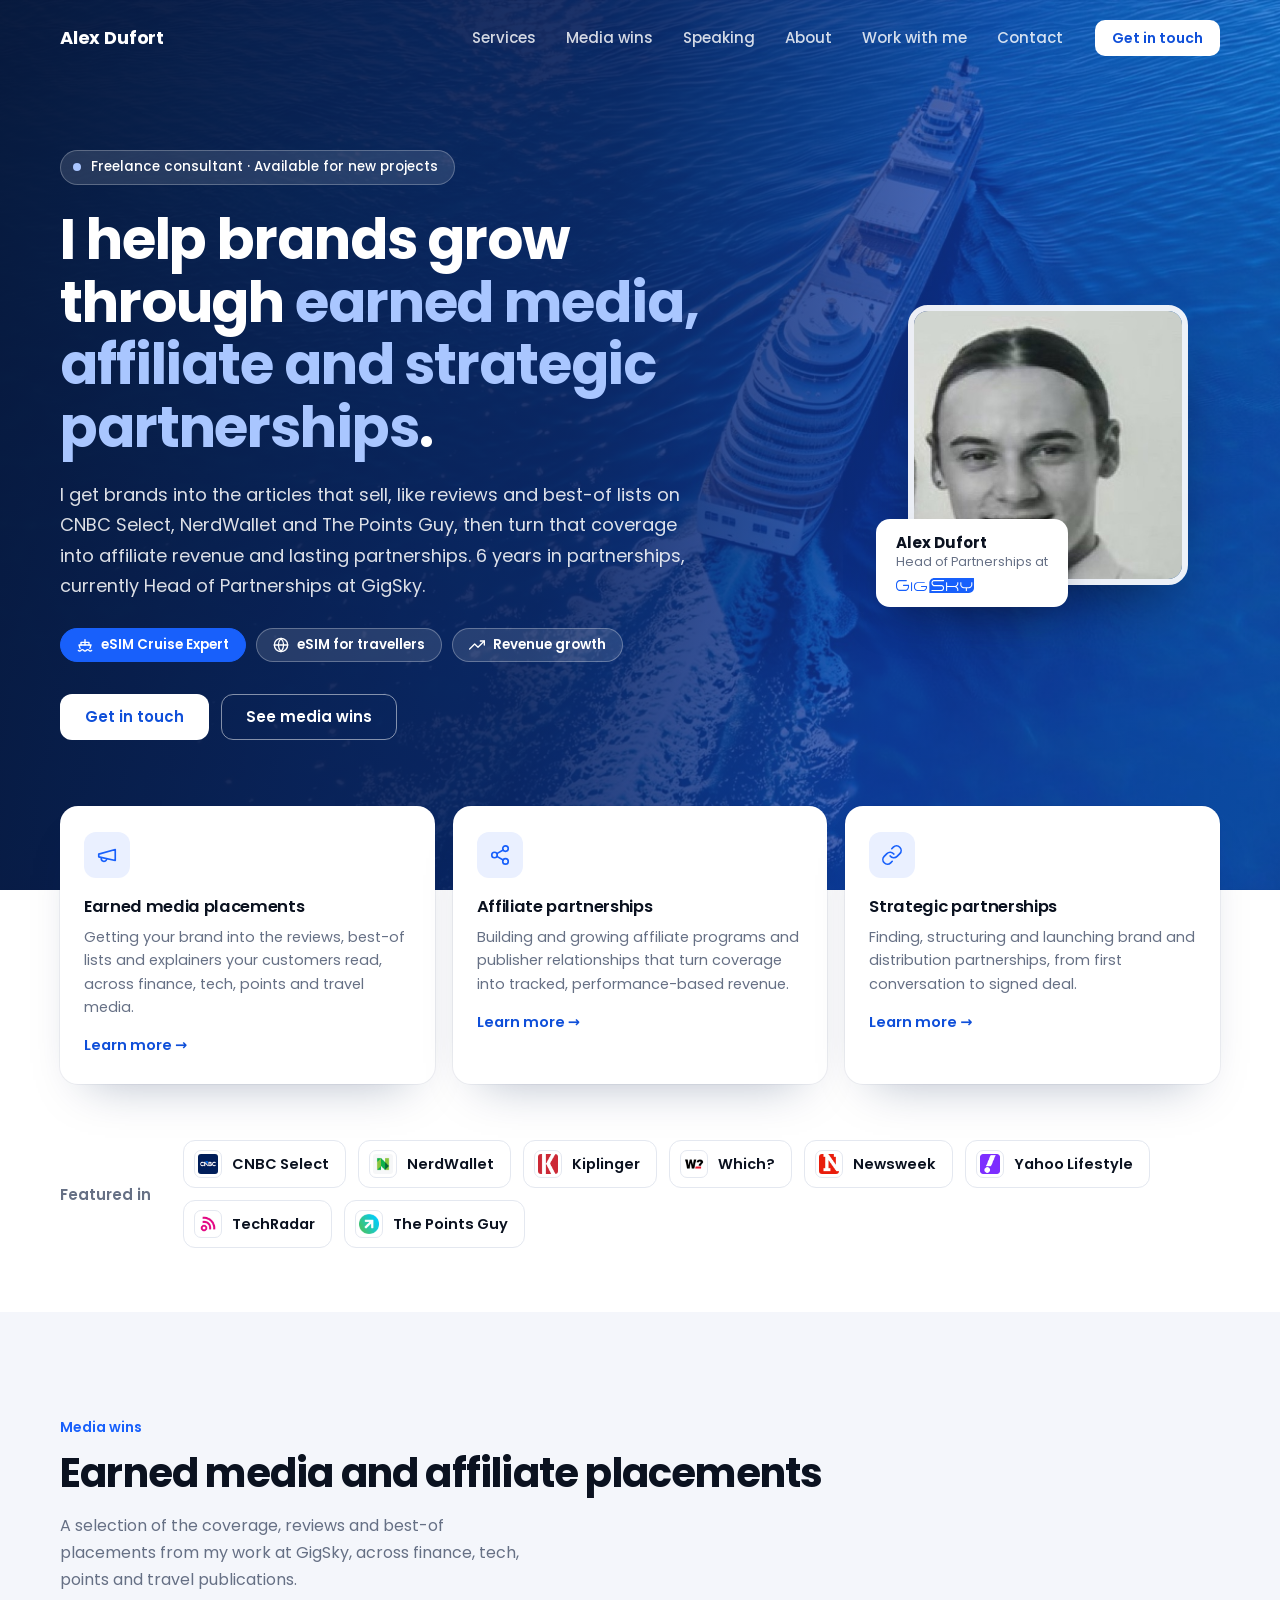
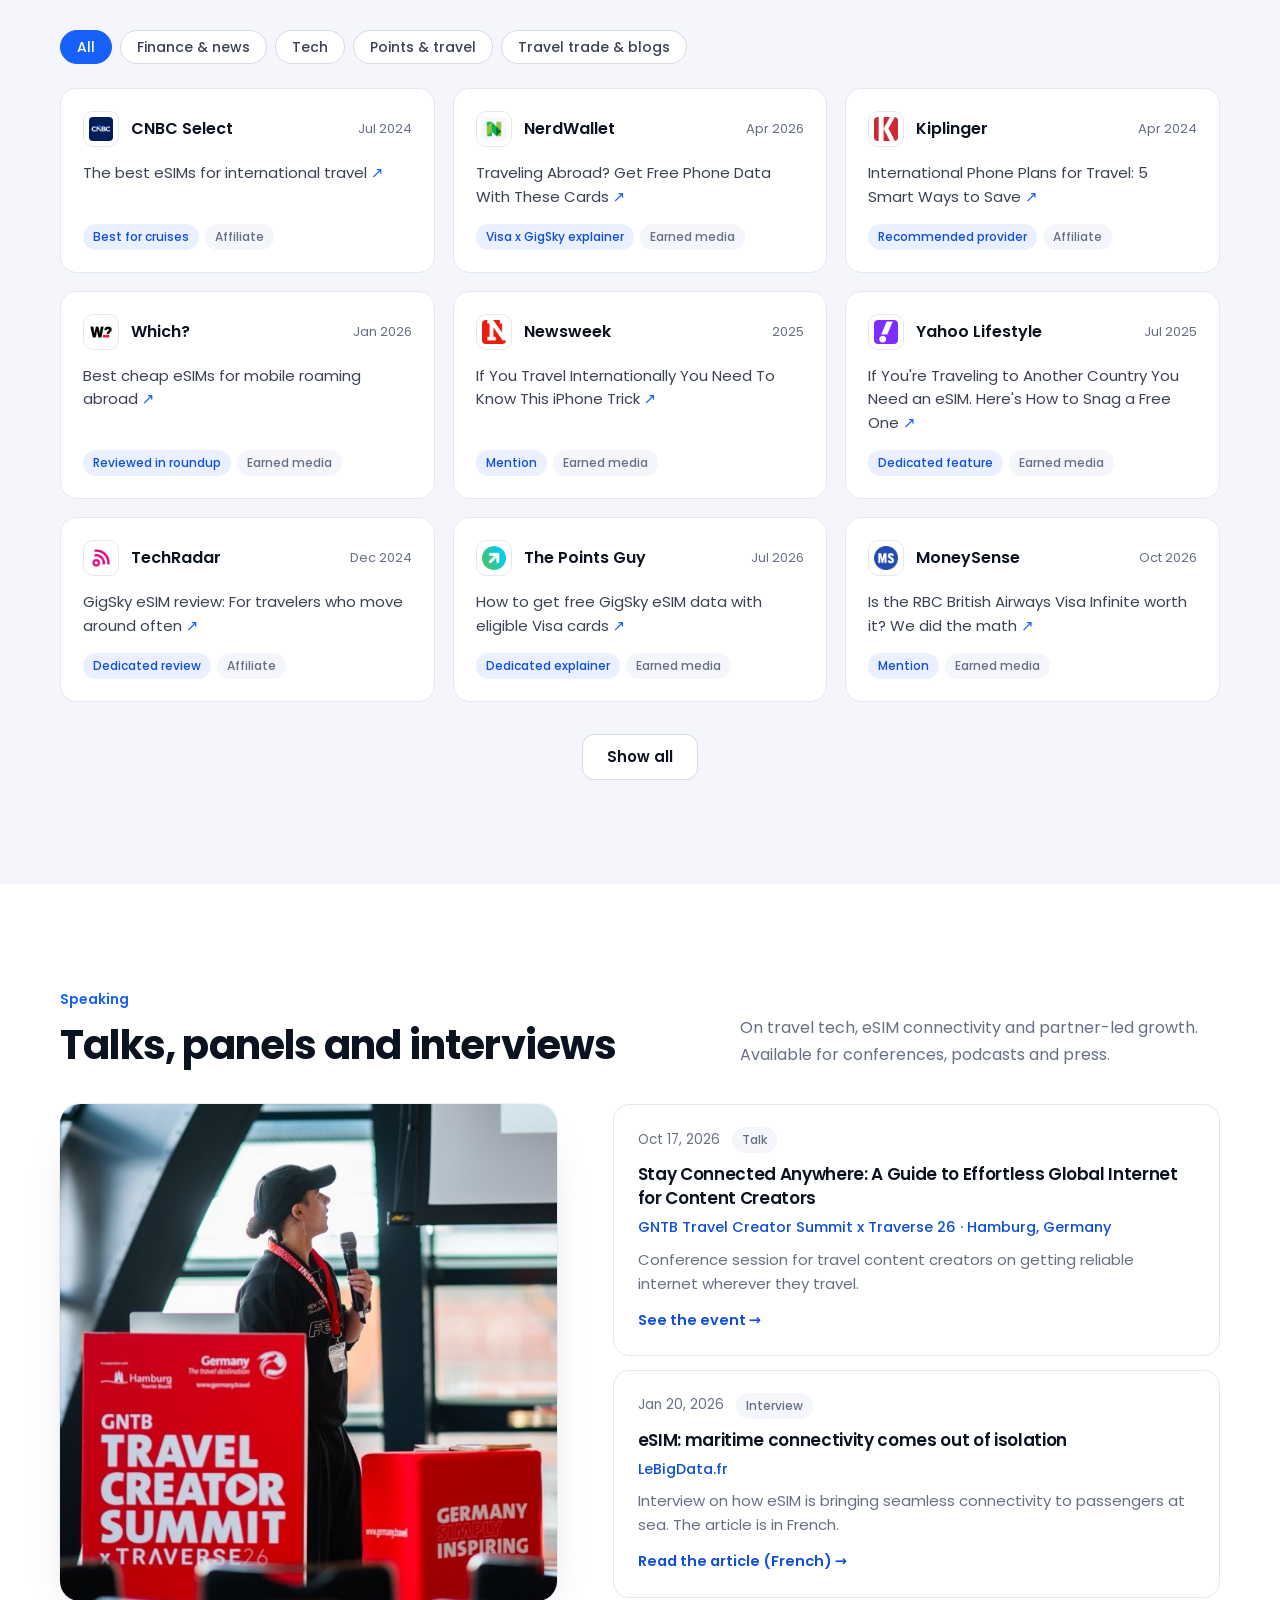
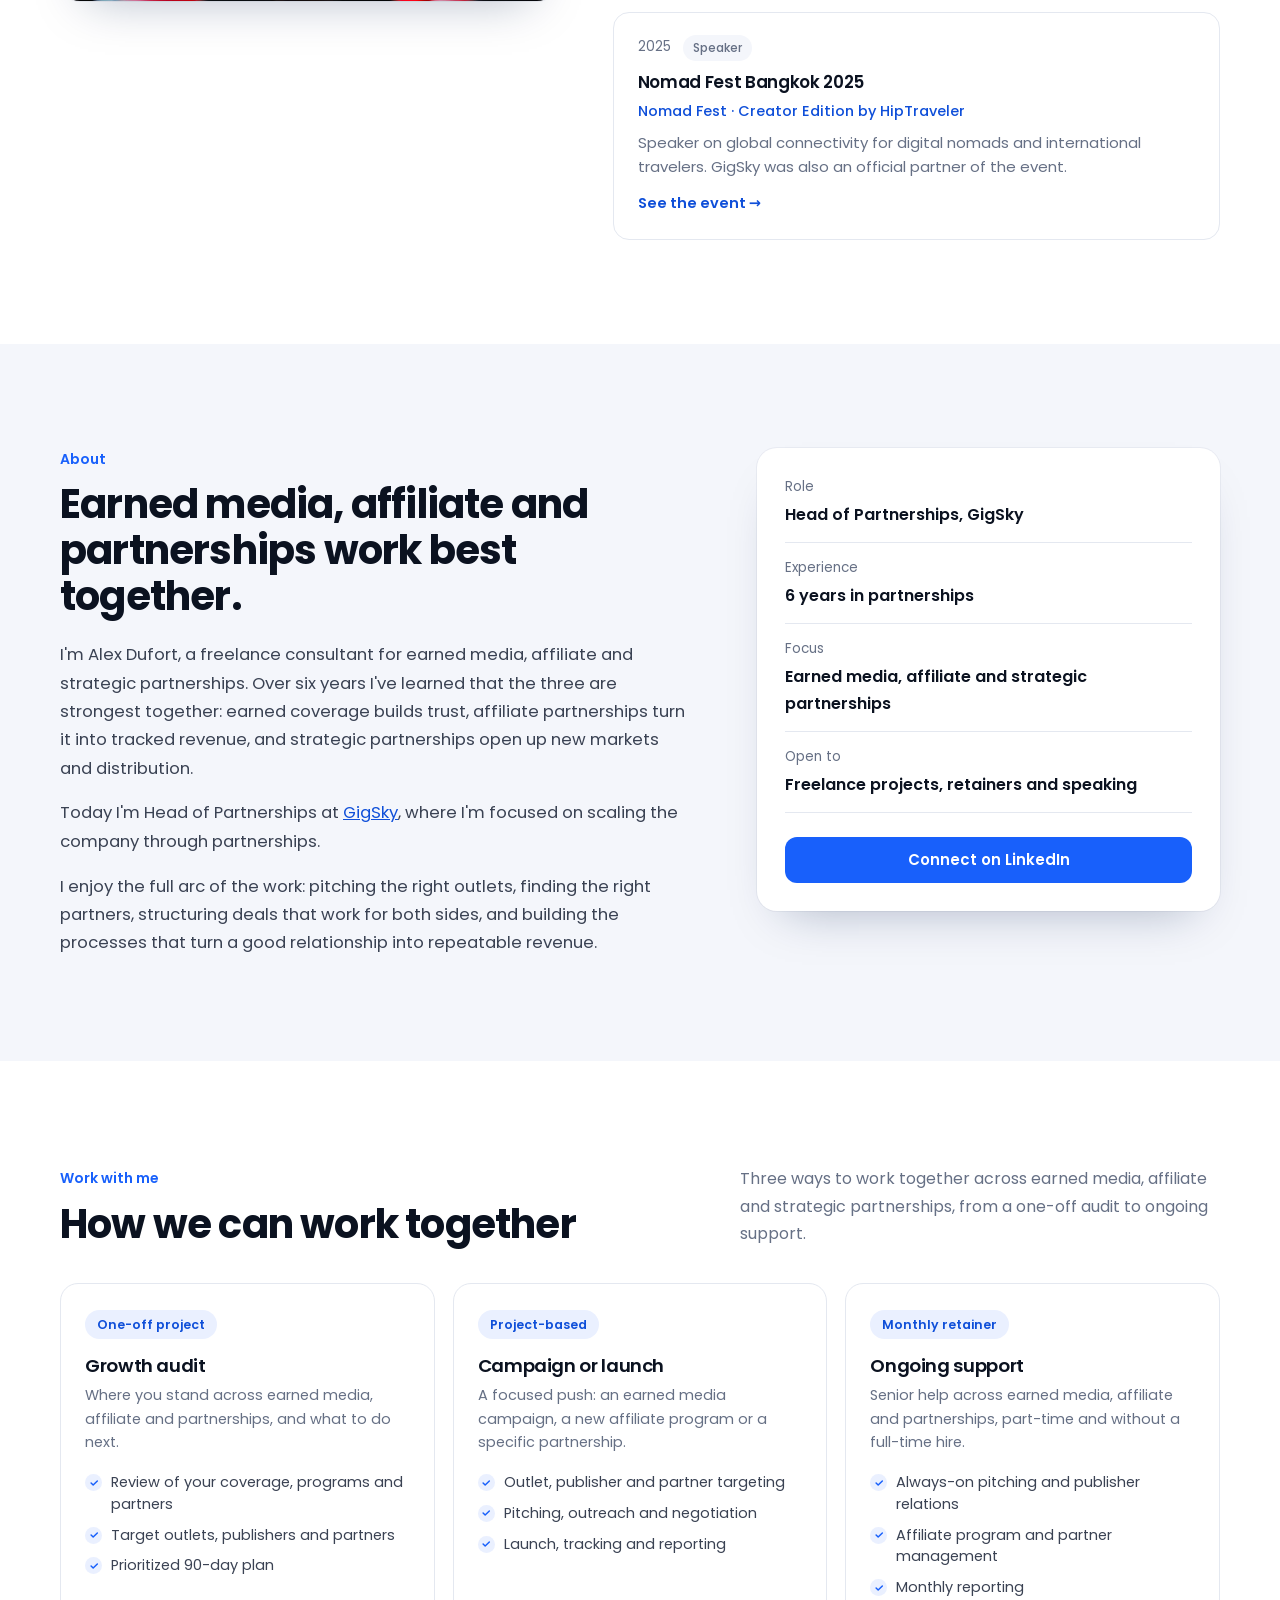
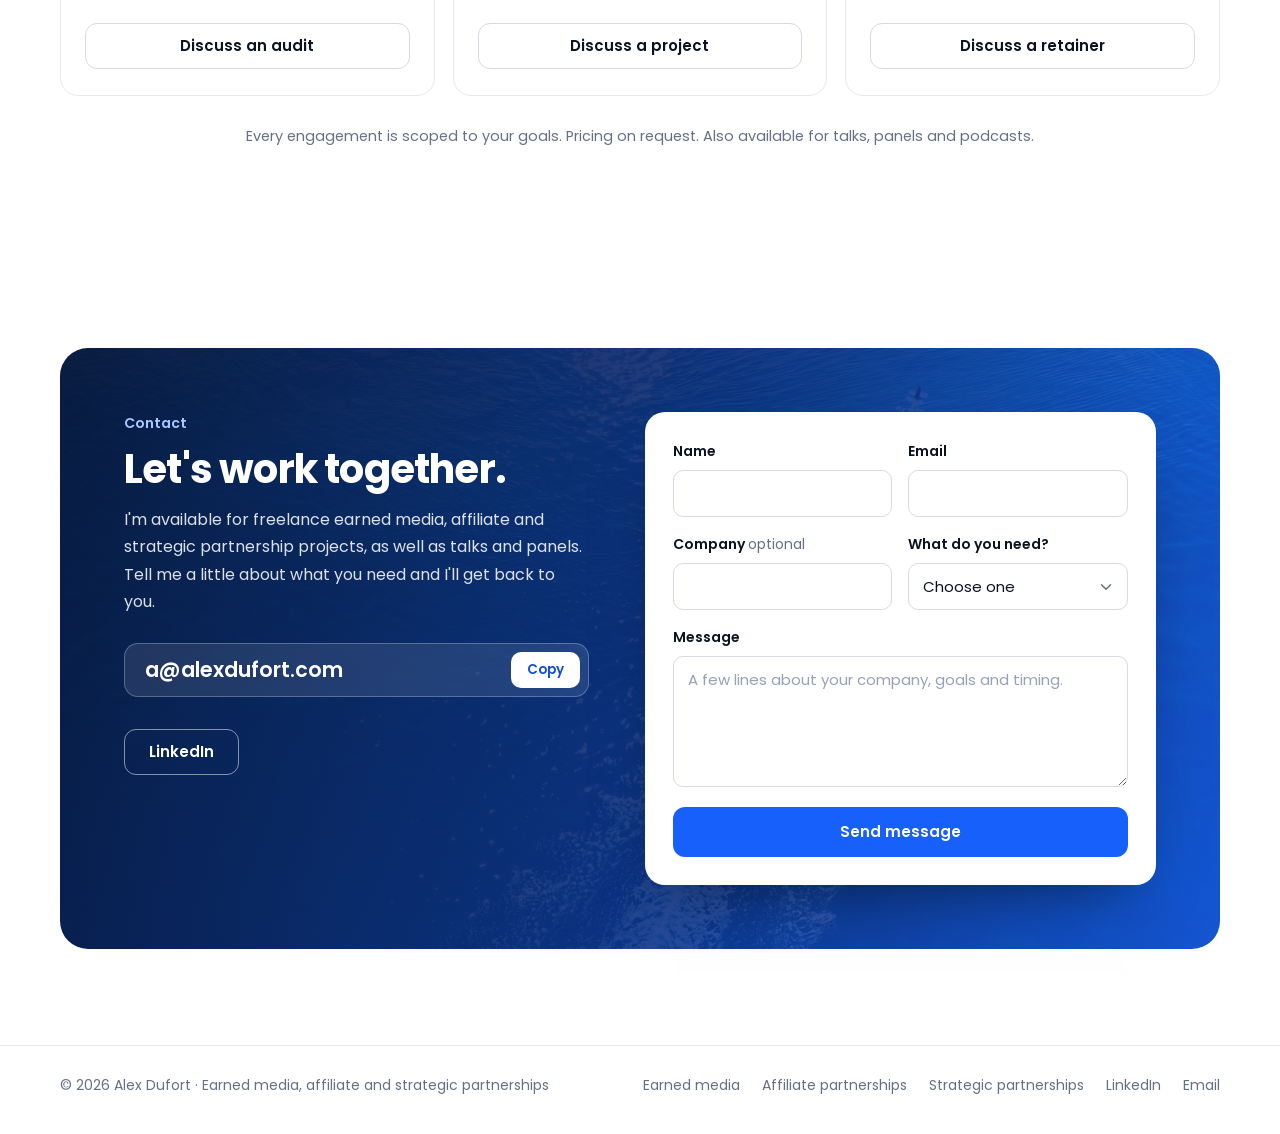
<file: index.html>
<!doctype html>
<html lang="en">
<head>
  <meta charset="utf-8">
  <meta name="viewport" content="width=device-width, initial-scale=1">
  <title>Alex Dufort | Earned Media, Affiliate &amp; Strategic Partnerships</title>
  <meta name="description" content="Freelance earned media, affiliate and strategic partnerships consultant. Coverage in CNBC Select, NerdWallet and The Points Guy. Head of Partnerships at GigSky.">
  <meta name="author" content="Alex Dufort">
  <meta name="robots" content="index, follow, max-image-preview:large">
  <meta name="color-scheme" content="light">
  <meta name="theme-color" content="#0a1f4d">
  <link rel="canonical" href="https://alexdufort.com/">

  <meta property="og:type" content="website">
  <meta property="og:url" content="https://alexdufort.com/">
  <meta property="og:title" content="Alex Dufort | Earned Media, Affiliate &amp; Strategic Partnerships">
  <meta property="og:description" content="Freelance consultant for earned media placements, affiliate and strategic partnerships. Coverage in CNBC Select, NerdWallet and The Points Guy.">
  <meta property="og:image" content="https://alexdufort.com/images/alex-dufort-speaking-traverse-26-hamburg.jpg">
  <meta property="og:image:alt" content="Alex Dufort speaking at the GNTB Travel Creator Summit x Traverse 26 in Hamburg">
  <meta property="og:site_name" content="Alex Dufort">
  <meta property="og:locale" content="en_US">
  <meta name="twitter:card" content="summary_large_image">

  <link rel="icon" href="data:image/svg+xml,%3Csvg xmlns='http://www.w3.org/2000/svg' viewBox='0 0 64 64'%3E%3Crect width='64' height='64' rx='14' fill='%231860fb'/%3E%3Ctext x='32' y='45' font-family='Arial,sans-serif' font-size='36' font-weight='700' text-anchor='middle' fill='white'%3EA%3C/text%3E%3C/svg%3E">

  <link rel="preconnect" href="https://fonts.googleapis.com">
  <link rel="preconnect" href="https://fonts.gstatic.com" crossorigin>
  <link href="https://fonts.googleapis.com/css2?family=Poppins:wght@400;500;600;700&display=swap" rel="stylesheet">
  <link rel="preload" as="image" href="images/hero-ocean.jpg">
  <link rel="stylesheet" href="styles.css?v=7">

  <script type="application/ld+json">
  {
    "@context": "https://schema.org",
    "@graph": [
      {
        "@type": "Person",
        "@id": "https://alexdufort.com/#alex",
        "name": "Alex Dufort",
        "url": "https://alexdufort.com/",
        "image": "https://alexdufort.com/images/alex.jpg",
        "email": "mailto:a@alexdufort.com",
        "jobTitle": ["Freelance Earned Media and Partnerships Consultant", "Head of Partnerships"],
        "description": "Freelance consultant for earned media placements, affiliate partnerships and strategic partnerships, and speaker on travel, eSIM and partnerships.",
        "worksFor": { "@type": "Organization", "name": "GigSky", "url": "https://www.gigsky.com" },
        "sameAs": ["https://www.linkedin.com/in/alexdufort/"],
        "knowsAbout": ["Earned media", "Digital PR", "Media relations", "Affiliate PR", "Strategic partnerships", "Affiliate partnerships", "Affiliate marketing", "Business development", "Partner programs", "Revenue growth", "eSIM", "Travel technology", "Cruise connectivity"]
      },
      {
        "@type": "ProfessionalService",
        "@id": "https://alexdufort.com/#service",
        "name": "Alex Dufort, Earned Media and Partnerships Consulting",
        "url": "https://alexdufort.com/",
        "image": "https://alexdufort.com/images/alex.jpg",
        "email": "mailto:a@alexdufort.com",
        "founder": { "@id": "https://alexdufort.com/#alex" },
        "areaServed": "Worldwide",
        "description": "Freelance earned media placements, affiliate partnerships and strategic partnerships for brands, plus talks on travel, eSIM and partnerships.",
        "serviceType": ["Earned media placements", "Affiliate partnerships", "Strategic partnerships", "Public speaking"]
      }
    ]
  }
  </script>
</head>

<body>
  <a class="skip-link" href="#main">Skip to content</a>

  <!-- Header: transparent over the blue hero, white once you scroll -->
  <header class="site-header">
    <div class="container header-inner">
      <a class="brand" href="#top">Alex Dufort</a>

      <nav id="site-nav" class="site-nav" aria-label="Primary">
        <a href="#focus">Services</a>
        <a href="#wins">Media wins</a>
        <a href="#media">Speaking</a>
        <a href="#about">About</a>
        <a href="#work">Work with me</a>
        <a href="#contact">Contact</a>
      </nav>

      <a class="btn btn-sm header-cta" data-calendly data-if-calendly href="https://calendly.com/YOUR-CALENDLY-LINK" target="_blank" rel="noopener">Book a call</a>
      <a class="btn btn-sm header-cta" data-if-no-calendly href="#contact" hidden>Get in touch</a>

      <button class="nav-toggle" type="button" aria-expanded="false" aria-controls="site-nav" aria-label="Toggle menu">
        <svg width="22" height="22" viewBox="0 0 24 24" fill="none" stroke="currentColor" stroke-width="1.8" stroke-linecap="round" aria-hidden="true"><path d="M4 7h16M4 12h16M4 17h16"/></svg>
      </button>
    </div>
  </header>

  <main id="main">

    <!-- Hero -->
    <section class="hero" id="top">
      <div class="container hero-grid">
        <div class="hero-copy">
          <p class="eyebrow"><span class="dot" aria-hidden="true"></span>Freelance consultant &middot; Available for new projects</p>
          <h1>I help brands grow through <span class="hl">earned media, affiliate and strategic partnerships</span>.</h1>
          <p class="lead">I get brands into the articles that sell, like reviews and best-of lists on CNBC Select, NerdWallet and The Points Guy, then turn that coverage into affiliate revenue and lasting partnerships. 6 years in partnerships, currently Head of Partnerships at GigSky.</p>

          <ul class="chips" aria-label="Highlights">
            <li class="chip chip-primary">
              <svg viewBox="0 0 24 24" fill="none" stroke="currentColor" stroke-width="2" stroke-linecap="round" stroke-linejoin="round" aria-hidden="true"><path d="M2 20a2.4 2.4 0 0 0 2 1 2.4 2.4 0 0 0 2-1 2.4 2.4 0 0 1 2-1 2.4 2.4 0 0 1 2 1 2.4 2.4 0 0 0 2 1 2.4 2.4 0 0 0 2-1 2.4 2.4 0 0 1 2-1 2.4 2.4 0 0 1 2 1 2.4 2.4 0 0 0 2 1 2.4 2.4 0 0 0 2-1"/><path d="M19.4 17 21 12H3l1.6 5"/><path d="M12 12V4"/><path d="M6 12V8h12v4"/></svg>
              eSIM Cruise Expert
            </li>
            <li class="chip">
              <svg viewBox="0 0 24 24" fill="none" stroke="currentColor" stroke-width="2" stroke-linecap="round" stroke-linejoin="round" aria-hidden="true"><circle cx="12" cy="12" r="10"/><path d="M2 12h20"/><path d="M12 2a15.3 15.3 0 0 1 4 10 15.3 15.3 0 0 1-4 10 15.3 15.3 0 0 1-4-10 15.3 15.3 0 0 1 4-10z"/></svg>
              eSIM for travellers
            </li>
            <li class="chip">
              <svg viewBox="0 0 24 24" fill="none" stroke="currentColor" stroke-width="2" stroke-linecap="round" stroke-linejoin="round" aria-hidden="true"><polyline points="23 6 13.5 15.5 8.5 10.5 1 18"/><polyline points="17 6 23 6 23 12"/></svg>
              Revenue growth
            </li>
          </ul>

          <div class="cta-row">
            <a class="btn btn-white" data-calendly data-if-calendly href="https://calendly.com/YOUR-CALENDLY-LINK" target="_blank" rel="noopener">Book a call</a>
            <a class="btn btn-white" data-if-no-calendly href="#contact" hidden>Get in touch</a>
            <a class="btn btn-outline-light" href="#wins">See media wins</a>
          </div>
        </div>

        <figure class="portrait">
          <img src="images/alex.jpg" alt="Alex Dufort, earned media and partnerships consultant" width="440" height="440">
          <figcaption class="portrait-card">
            <strong>Alex Dufort</strong>
            <span>Head of Partnerships at</span>
            <img src="images/gigsky-logo.svg" alt="GigSky" width="78" height="15">
          </figcaption>
        </figure>
      </div>
    </section>

    <!-- Services: cards overlapping the bottom of the hero -->
    <section class="services" id="focus" aria-labelledby="services-title">
      <div class="container">
        <h2 class="sr-only" id="services-title">Services</h2>
        <div class="service-cards">
          <article class="service">
            <span class="service-icon" aria-hidden="true"><svg viewBox="0 0 24 24" fill="none" stroke="currentColor" stroke-width="1.8" stroke-linecap="round" stroke-linejoin="round"><path d="m3 11 18-5v12L3 14v-3z"/><path d="M11.6 16.8a3 3 0 1 1-5.8-1.6"/></svg></span>
            <h3>Earned media placements</h3>
            <p>Getting your brand into the reviews, best-of lists and explainers your customers read, across finance, tech, points and travel media.</p>
            <a class="service-more" href="/earned-media/">Learn more</a>
          </article>
          <article class="service">
            <span class="service-icon" aria-hidden="true"><svg viewBox="0 0 24 24" fill="none" stroke="currentColor" stroke-width="1.8" stroke-linecap="round" stroke-linejoin="round"><circle cx="18" cy="5" r="3"/><circle cx="6" cy="12" r="3"/><circle cx="18" cy="19" r="3"/><line x1="8.59" y1="13.51" x2="15.42" y2="17.49"/><line x1="15.41" y1="6.51" x2="8.59" y2="10.49"/></svg></span>
            <h3>Affiliate partnerships</h3>
            <p>Building and growing affiliate programs and publisher relationships that turn coverage into tracked, performance-based revenue.</p>
            <a class="service-more" href="/affiliate-partnerships/">Learn more</a>
          </article>
          <article class="service">
            <span class="service-icon" aria-hidden="true"><svg viewBox="0 0 24 24" fill="none" stroke="currentColor" stroke-width="1.8" stroke-linecap="round" stroke-linejoin="round"><path d="M10 13a5 5 0 0 0 7.54.54l3-3a5 5 0 0 0-7.07-7.07l-1.72 1.71"/><path d="M14 11a5 5 0 0 0-7.54-.54l-3 3a5 5 0 0 0 7.07 7.07l1.71-1.71"/></svg></span>
            <h3>Strategic partnerships</h3>
            <p>Finding, structuring and launching brand and distribution partnerships, from first conversation to signed deal.</p>
            <a class="service-more" href="/strategic-partnerships/">Learn more</a>
          </article>
        </div>
      </div>
    </section>

    <!-- Featured in: logo bar built from the featured media wins -->
    <section class="featured" id="featured" aria-labelledby="featured-title">
      <div class="container featured-inner">
        <h2 class="featured-label" id="featured-title">Featured in</h2>
        <div class="featured-list" id="featured-list"></div>
      </div>
    </section>

    <!-- Media wins -->
    <section class="section section-alt" id="wins">
      <div class="container">
        <div class="section-head">
          <div>
            <p class="kicker">Media wins</p>
            <h2>Earned media and affiliate placements</h2>
          </div>
          <p class="section-intro">A selection of the coverage, reviews and best-of placements from my work at GigSky, across finance, tech, points and travel publications.</p>
        </div>
        <div class="filters" id="wins-filters" role="group" aria-label="Filter by type of publication"></div>
        <ol class="wins" id="wins-list"></ol>
        <div class="more-row"><button class="btn btn-outline" id="wins-more" type="button" aria-controls="wins-list" hidden>Show all</button></div>
      </div>
    </section>

    <!-- Speaking -->
    <section class="section" id="media">
      <div class="container">
        <div class="section-head">
          <div>
            <p class="kicker">Speaking</p>
            <h2>Talks, panels and interviews</h2>
          </div>
          <p class="section-intro">On travel tech, eSIM connectivity and partner-led growth. Available for conferences, podcasts and press.</p>
        </div>
        <div class="speaking-grid" id="speaking-grid">
          <div class="photo-grid" id="photos-grid"></div>
          <div>
            <div class="appearances" id="appearances-list"></div>
            <div class="empty" id="appearances-empty">
              <strong>Appearances coming soon</strong>
              Talks, podcasts and interviews will be listed here.
            </div>
          </div>
        </div>
      </div>
    </section>

    <!-- About -->
    <section class="section section-alt" id="about">
      <div class="container about-grid">
        <div>
          <p class="kicker">About</p>
          <h2>Earned media, affiliate and partnerships work best together.</h2>
          <div class="prose">
            <p>I'm Alex Dufort, a freelance consultant for earned media, affiliate and strategic partnerships. Over six years I've learned that the three are strongest together: earned coverage builds trust, affiliate partnerships turn it into tracked revenue, and strategic partnerships open up new markets and distribution.</p>
            <p>Today I'm Head of Partnerships at <a href="https://www.gigsky.com" target="_blank" rel="noopener">GigSky</a>, where I'm focused on scaling the company through partnerships.</p>
            <p>I enjoy the full arc of the work: pitching the right outlets, finding the right partners, structuring deals that work for both sides, and building the processes that turn a good relationship into repeatable revenue.</p>
          </div>
        </div>

        <aside class="facts-card" aria-label="At a glance">
          <dl class="facts">
            <div><dt>Role</dt><dd>Head of Partnerships, GigSky</dd></div>
            <div><dt>Experience</dt><dd>6 years in partnerships</dd></div>
            <div><dt>Focus</dt><dd>Earned media, affiliate and strategic partnerships</dd></div>
            <div><dt>Open to</dt><dd>Freelance projects, retainers and speaking</dd></div>
          </dl>
          <a class="btn btn-primary btn-block" data-linkedin href="#" target="_blank" rel="noopener" hidden>Connect on LinkedIn</a>
        </aside>
      </div>
    </section>

    <!-- Work with me -->
    <section class="section" id="work">
      <div class="container">
        <div class="section-head">
          <div>
            <p class="kicker">Work with me</p>
            <h2>How we can work together</h2>
          </div>
          <p class="section-intro">Three ways to work together across earned media, affiliate and strategic partnerships, from a one-off audit to ongoing support.</p>
        </div>
        <div class="engage-grid">
          <article class="engage">
            <span class="engage-format">One-off project</span>
            <h3>Growth audit</h3>
            <p>Where you stand across earned media, affiliate and partnerships, and what to do next.</p>
            <ul>
              <li>Review of your coverage, programs and partners</li>
              <li>Target outlets, publishers and partners</li>
              <li>Prioritized 90-day plan</li>
            </ul>
            <a class="btn btn-outline btn-block" href="#contact" data-need="Audit">Discuss an audit</a>
          </article>
          <article class="engage">
            <span class="engage-format">Project-based</span>
            <h3>Campaign or launch</h3>
            <p>A focused push: an earned media campaign, a new affiliate program or a specific partnership.</p>
            <ul>
              <li>Outlet, publisher and partner targeting</li>
              <li>Pitching, outreach and negotiation</li>
              <li>Launch, tracking and reporting</li>
            </ul>
            <a class="btn btn-outline btn-block" href="#contact" data-need="Campaign or launch">Discuss a project</a>
          </article>
          <article class="engage">
            <span class="engage-format">Monthly retainer</span>
            <h3>Ongoing support</h3>
            <p>Senior help across earned media, affiliate and partnerships, part-time and without a full-time hire.</p>
            <ul>
              <li>Always-on pitching and publisher relations</li>
              <li>Affiliate program and partner management</li>
              <li>Monthly reporting</li>
            </ul>
            <a class="btn btn-outline btn-block" href="#contact" data-need="Ongoing support (retainer)">Discuss a retainer</a>
          </article>
        </div>
        <p class="engage-note">Every engagement is scoped to your goals. Pricing on request. Also available for talks, panels and podcasts.</p>
      </div>
    </section>

    <!-- Contact -->
    <section class="contact" id="contact">
      <div class="container">
        <div class="contact-panel">
          <div class="contact-info">
            <p class="kicker kicker-light">Contact</p>
            <h2>Let's work together.</h2>
            <p class="contact-text">I'm available for freelance earned media, affiliate and strategic partnership projects, as well as talks and panels. Tell me a little about what you need and I'll get back to you.<span data-if-calendly> Prefer to talk? Book a call directly.</span></p>
            <div class="contact-direct">
              <div class="email-row">
                <a class="email-link" href="mailto:a@alexdufort.com">a@alexdufort.com</a>
                <button class="copy-btn" type="button" data-copy="a@alexdufort.com">Copy</button>
              </div>
              <div class="cta-row">
                <a class="btn btn-white" data-calendly data-if-calendly href="https://calendly.com/YOUR-CALENDLY-LINK" target="_blank" rel="noopener">Book a call</a>
                <a class="btn btn-outline-light" data-linkedin href="#" target="_blank" rel="noopener" hidden>LinkedIn</a>
              </div>
            </div>
          </div>

          <form class="contact-form" id="contact-form" novalidate>
            <div class="form-row">
              <label class="field"><span class="field-label">Name</span><input name="name" type="text" autocomplete="name" required></label>
              <label class="field"><span class="field-label">Email</span><input name="email" type="email" autocomplete="email" required></label>
            </div>
            <div class="form-row">
              <label class="field"><span class="field-label">Company <em>optional</em></span><input name="company" type="text" autocomplete="organization"></label>
              <label class="field"><span class="field-label">What do you need?</span>
                <select name="need" required>
                  <option value="">Choose one</option>
                  <option>Earned media placements</option>
                  <option>Affiliate partnerships</option>
                  <option>Strategic partnerships</option>
                  <option>Audit</option>
                  <option>Campaign or launch</option>
                  <option>Ongoing support (retainer)</option>
                  <option>Speaking</option>
                  <option>Something else</option>
                </select>
              </label>
            </div>
            <label class="field"><span class="field-label">Message</span><textarea name="message" rows="5" required placeholder="A few lines about your company, goals and timing."></textarea></label>
            <div class="hp" aria-hidden="true"><label>Leave this empty <input type="text" name="_gotcha" tabindex="-1" autocomplete="off"></label></div>
            <button class="btn btn-primary btn-block" type="submit">Send message</button>
            <p class="form-status" id="form-status" role="status" aria-live="polite"></p>
          </form>
        </div>
      </div>
    </section>
  </main>

  <!-- Footer -->
  <footer class="site-footer">
    <div class="container footer-inner">
      <p>&copy; <span id="year">2026</span> Alex Dufort &middot; Earned media, affiliate and strategic partnerships</p>
      <p><a href="/earned-media/">Earned media</a> <a href="/affiliate-partnerships/">Affiliate partnerships</a> <a href="/strategic-partnerships/">Strategic partnerships</a> <a data-linkedin href="#" target="_blank" rel="noopener" hidden>LinkedIn</a> <a href="mailto:a@alexdufort.com">Email</a></p>
    </div>
  </footer>

  <!-- Photo viewer -->
  <dialog id="lightbox" class="lightbox" aria-label="Photo viewer">
    <div class="lightbox-inner">
      <img id="lightbox-img" alt="">
      <p id="lightbox-caption" class="lightbox-caption"></p>
    </div>
    <button class="lb-btn lb-close" id="lb-close" type="button" aria-label="Close">
      <svg width="20" height="20" viewBox="0 0 24 24" fill="none" stroke="currentColor" stroke-width="2" stroke-linecap="round" aria-hidden="true"><path d="M6 6l12 12M18 6 6 18"/></svg>
    </button>
    <button class="lb-btn lb-prev" id="lb-prev" type="button" aria-label="Previous photo">
      <svg width="22" height="22" viewBox="0 0 24 24" fill="none" stroke="currentColor" stroke-width="2" stroke-linecap="round" stroke-linejoin="round" aria-hidden="true"><path d="m15 6-6 6 6 6"/></svg>
    </button>
    <button class="lb-btn lb-next" id="lb-next" type="button" aria-label="Next photo">
      <svg width="22" height="22" viewBox="0 0 24 24" fill="none" stroke="currentColor" stroke-width="2" stroke-linecap="round" stroke-linejoin="round" aria-hidden="true"><path d="m9 6 6 6-6 6"/></svg>
    </button>
  </dialog>

  <script src="content.js?v=7" defer></script>
  <script src="script.js?v=7" defer></script>
</body>
</html>
</file>
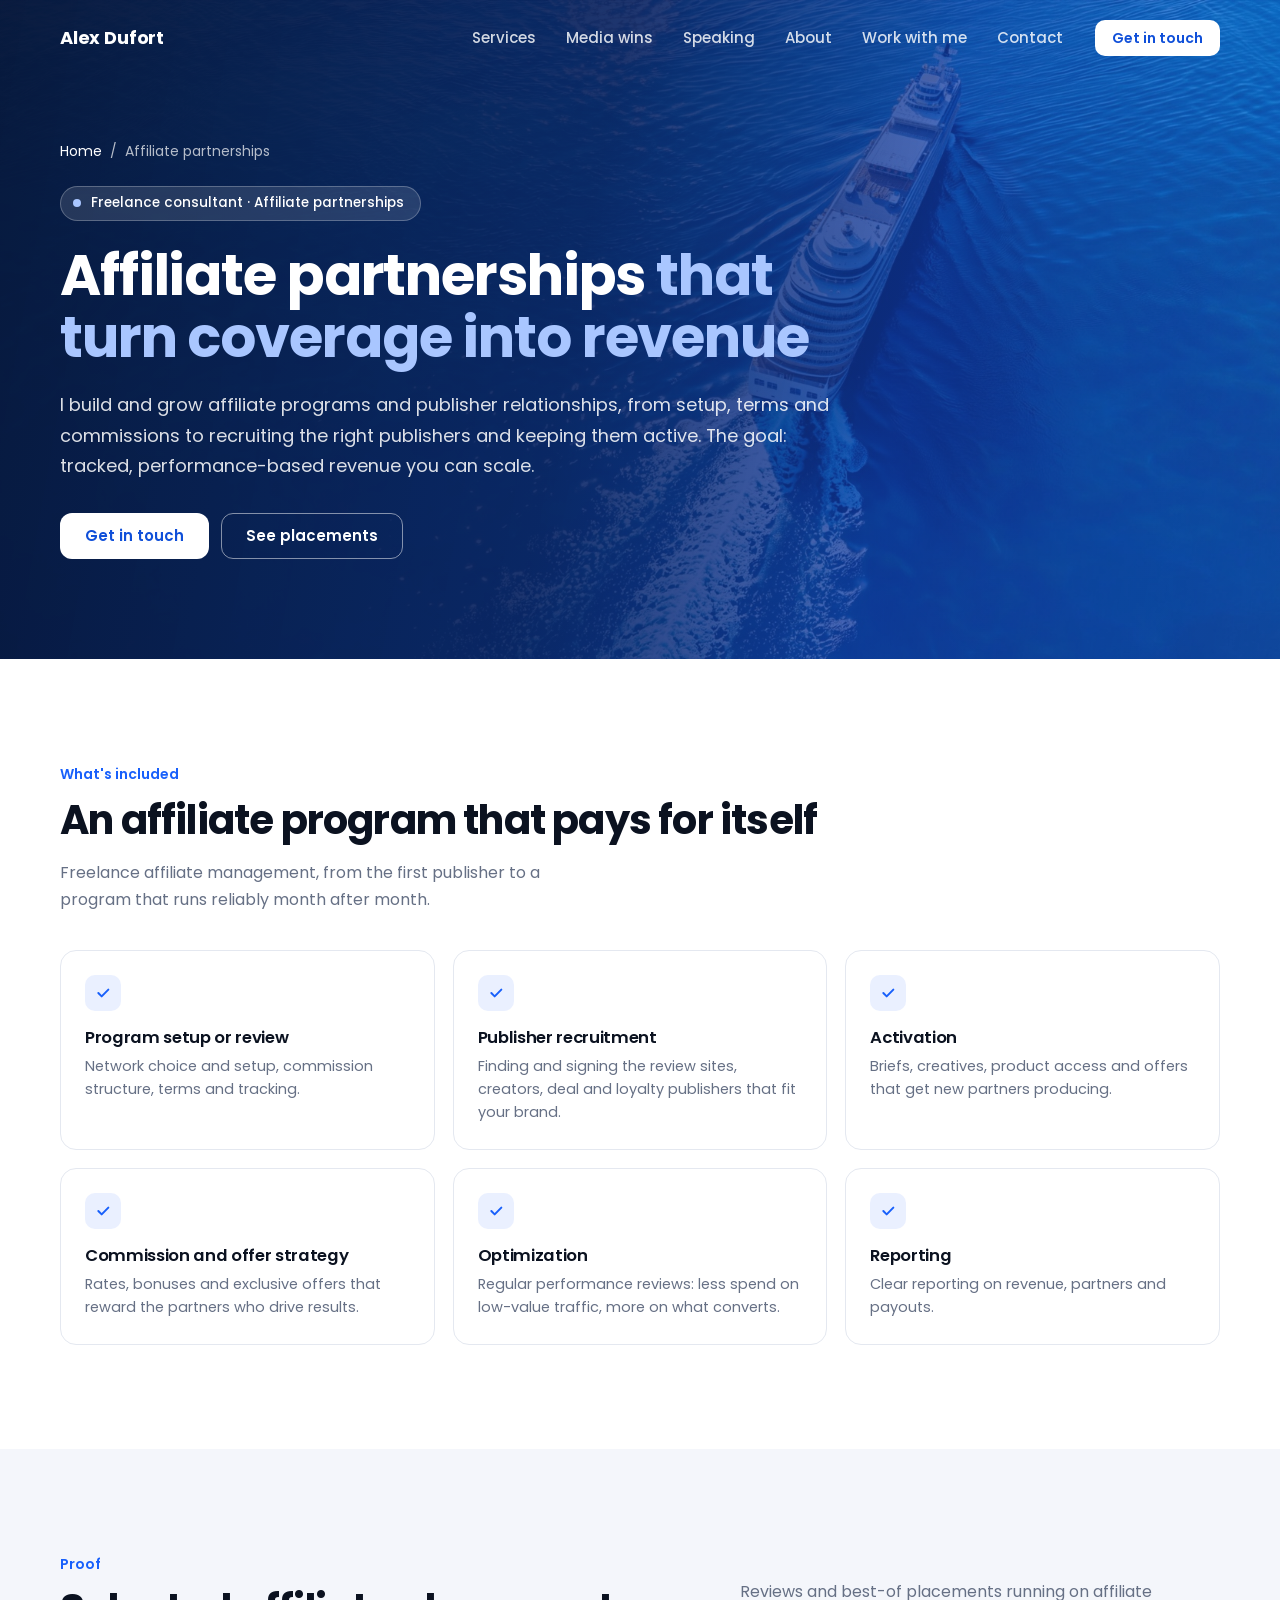
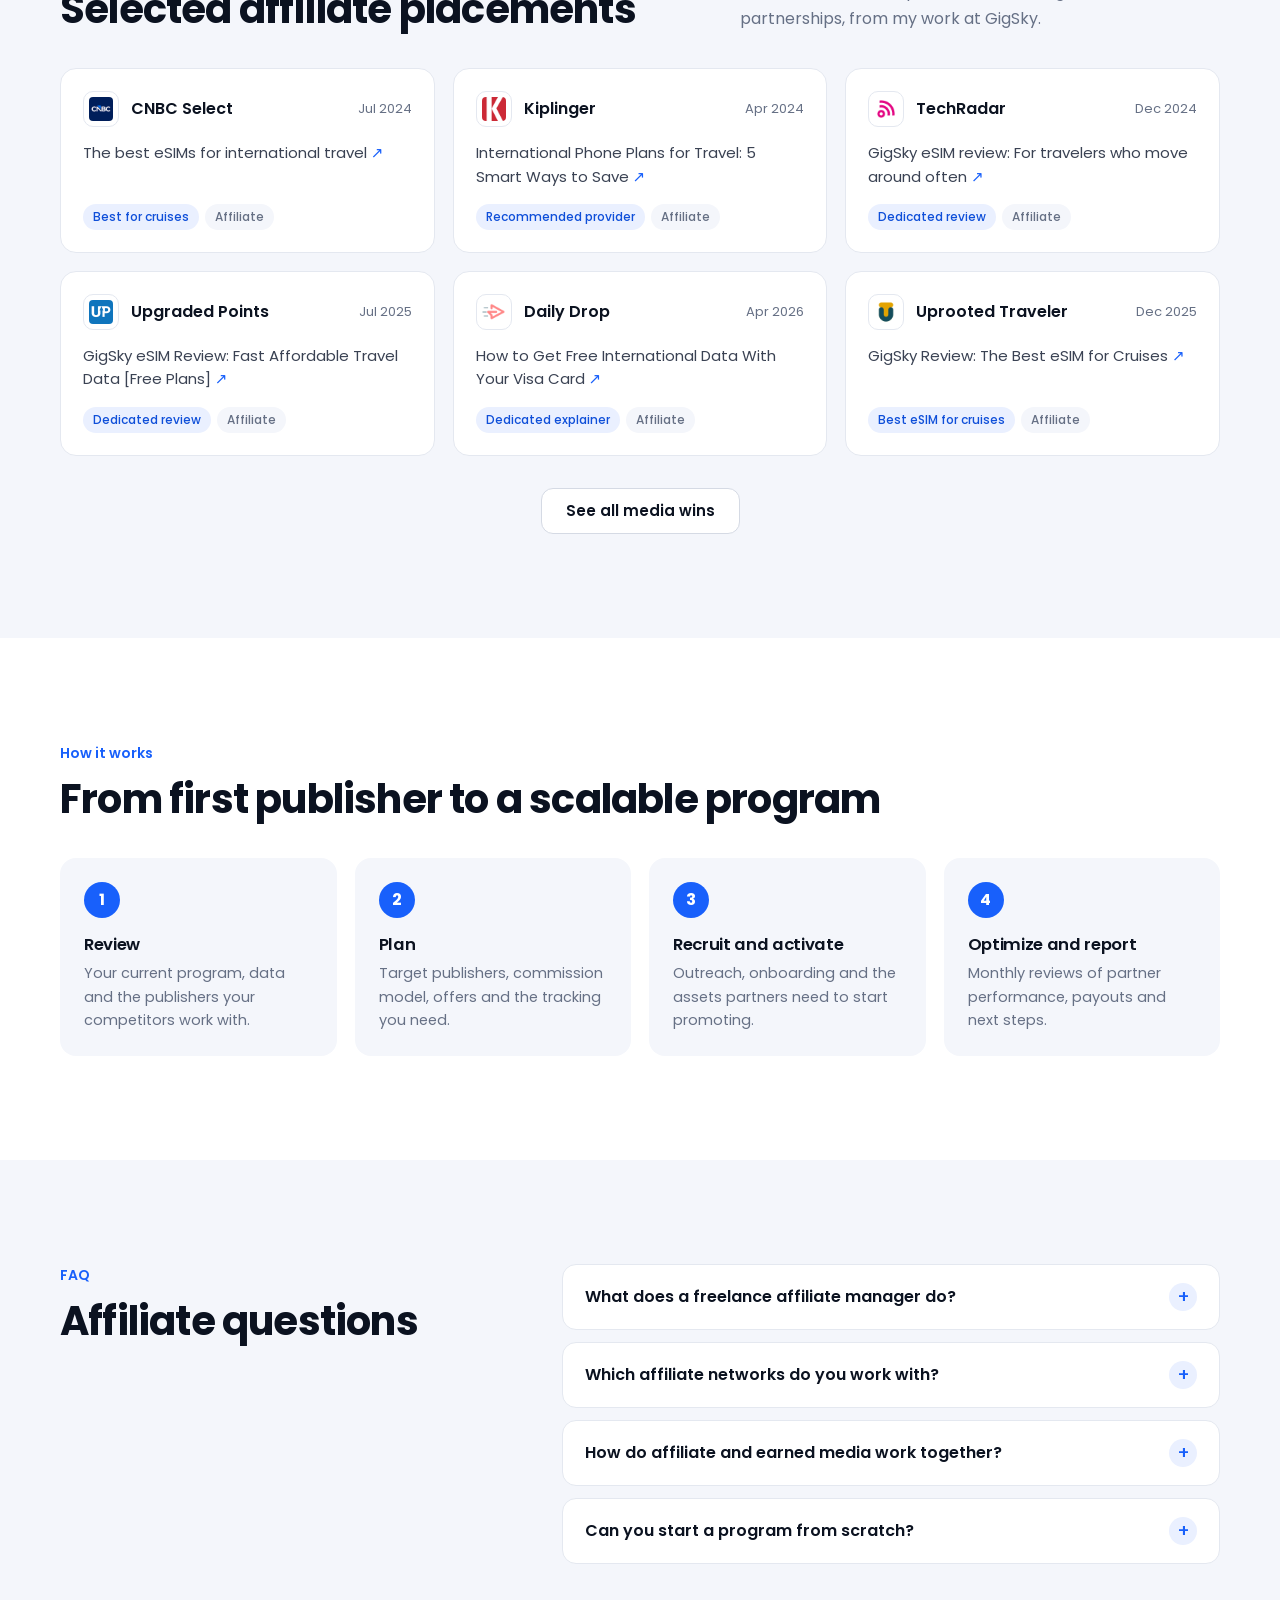
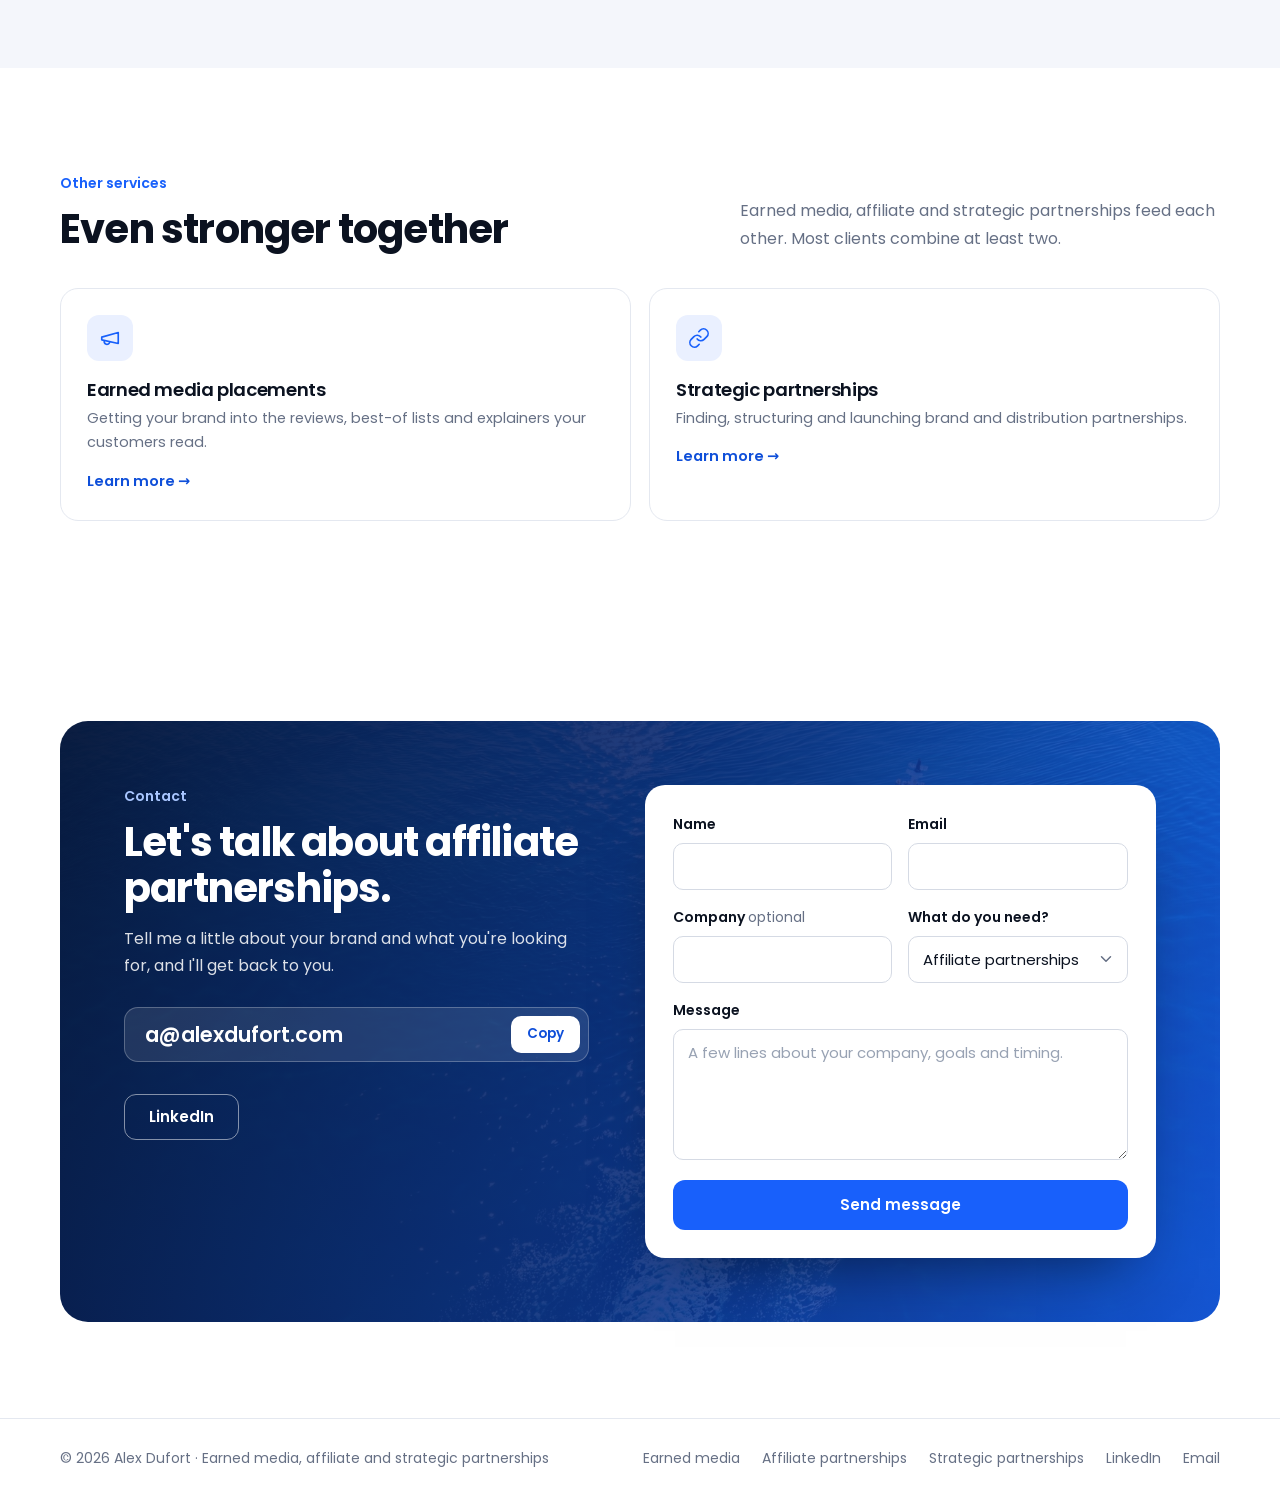
<file: affiliate-partnerships/index.html>
<!doctype html>
<html lang="en">
<head>
  <meta charset="utf-8">
  <meta name="viewport" content="width=device-width, initial-scale=1">
  <title>Freelance Affiliate Manager &amp; Affiliate Partnerships | Alex Dufort</title>
  <meta name="description" content="Launch and grow an affiliate program that drives tracked revenue. Freelance affiliate partnerships and program management, with placements in CNBC Select, Kiplinger and TechRadar.">
  <meta name="author" content="Alex Dufort">
  <meta name="robots" content="index, follow, max-image-preview:large">
  <meta name="color-scheme" content="light">
  <meta name="theme-color" content="#0a1f4d">
  <link rel="canonical" href="https://alexdufort.com/affiliate-partnerships/">

  <meta property="og:type" content="website">
  <meta property="og:url" content="https://alexdufort.com/affiliate-partnerships/">
  <meta property="og:title" content="Freelance Affiliate Manager &amp; Affiliate Partnerships | Alex Dufort">
  <meta property="og:description" content="Launch and grow an affiliate program that drives tracked revenue. Freelance affiliate partnerships and program management, with placements in CNBC Select, Kiplinger and TechRadar.">
  <meta property="og:image" content="https://alexdufort.com/images/alex-dufort-speaking-traverse-26-hamburg.jpg">
  <meta property="og:site_name" content="Alex Dufort">
  <meta property="og:locale" content="en_US">
  <meta name="twitter:card" content="summary_large_image">

  <link rel="icon" href="data:image/svg+xml,%3Csvg xmlns='http://www.w3.org/2000/svg' viewBox='0 0 64 64'%3E%3Crect width='64' height='64' rx='14' fill='%231860fb'/%3E%3Ctext x='32' y='45' font-family='Arial,sans-serif' font-size='36' font-weight='700' text-anchor='middle' fill='white'%3EA%3C/text%3E%3C/svg%3E">
  <link rel="preconnect" href="https://fonts.googleapis.com">
  <link rel="preconnect" href="https://fonts.gstatic.com" crossorigin>
  <link href="https://fonts.googleapis.com/css2?family=Poppins:wght@400;500;600;700&display=swap" rel="stylesheet">
  <link rel="stylesheet" href="/styles.css?v=7">

  <script type="application/ld+json">
{
  "@context": "https://schema.org",
  "@graph": [
    {
      "@type": "Service",
      "name": "Affiliate partnerships",
      "url": "https://alexdufort.com/affiliate-partnerships/",
      "description": "Launch and grow an affiliate program that drives tracked revenue. Freelance affiliate partnerships and program management, with placements in CNBC Select, Kiplinger and TechRadar.",
      "areaServed": "Worldwide",
      "provider": {
        "@type": "Person",
        "name": "Alex Dufort",
        "url": "https://alexdufort.com/",
        "sameAs": [
          "https://www.linkedin.com/in/alexdufort/"
        ]
      }
    },
    {
      "@type": "FAQPage",
      "mainEntity": [
        {
          "@type": "Question",
          "name": "What does a freelance affiliate manager do?",
          "acceptedAnswer": {
            "@type": "Answer",
            "text": "Runs your affiliate program day to day: recruiting and activating publishers, managing offers and commissions, and reporting on results, without the cost of a full-time hire."
          }
        },
        {
          "@type": "Question",
          "name": "Which affiliate networks do you work with?",
          "acceptedAnswer": {
            "@type": "Answer",
            "text": "GigSky's affiliate program runs on Impact, and the same principles apply on networks like Awin, CJ or PartnerStack. I can help you choose the right one for your business."
          }
        },
        {
          "@type": "Question",
          "name": "How do affiliate and earned media work together?",
          "acceptedAnswer": {
            "@type": "Answer",
            "text": "Many top review and best-of sites earn commissions on what they recommend. A strong affiliate program gives them a reason to feature you and keep you listed, and that coverage keeps sending traffic long after it's published."
          }
        },
        {
          "@type": "Question",
          "name": "Can you start a program from scratch?",
          "acceptedAnswer": {
            "@type": "Answer",
            "text": "Yes. I can help choose a network, set commissions and terms, build the first publisher list and get the first partners live."
          }
        }
      ]
    },
    {
      "@type": "BreadcrumbList",
      "itemListElement": [
        {
          "@type": "ListItem",
          "position": 1,
          "name": "Home",
          "item": "https://alexdufort.com/"
        },
        {
          "@type": "ListItem",
          "position": 2,
          "name": "Affiliate partnerships",
          "item": "https://alexdufort.com/affiliate-partnerships/"
        }
      ]
    }
  ]
}
  </script>
</head>

<body>
  <a class="skip-link" href="#main">Skip to content</a>

  <!-- Generated by .claude/build_service_pages.py. Edit the script, not this file. -->
  <header class="site-header">
    <div class="container header-inner">
      <a class="brand" href="/">Alex Dufort</a>

      <nav id="site-nav" class="site-nav" aria-label="Primary">
        <a href="/#focus">Services</a>
        <a href="/#wins">Media wins</a>
        <a href="/#media">Speaking</a>
        <a href="/#about">About</a>
        <a href="/#work">Work with me</a>
        <a href="#contact">Contact</a>
      </nav>

      <a class="btn btn-sm header-cta" data-calendly data-if-calendly href="https://calendly.com/YOUR-CALENDLY-LINK" target="_blank" rel="noopener">Book a call</a>
      <a class="btn btn-sm header-cta" data-if-no-calendly href="#contact" hidden>Get in touch</a>

      <button class="nav-toggle" type="button" aria-expanded="false" aria-controls="site-nav" aria-label="Toggle menu">
        <svg width="22" height="22" viewBox="0 0 24 24" fill="none" stroke="currentColor" stroke-width="1.8" stroke-linecap="round" aria-hidden="true"><path d="M4 7h16M4 12h16M4 17h16"/></svg>
      </button>
    </div>
  </header>

  <main id="main">

    <section class="hero hero-sub" id="top">
      <div class="container">
        <nav class="breadcrumb" aria-label="Breadcrumb"><a href="/">Home</a><span aria-hidden="true">/</span><span aria-current="page">Affiliate partnerships</span></nav>
        <p class="eyebrow"><span class="dot" aria-hidden="true"></span>Freelance consultant &middot; Affiliate partnerships</p>
        <h1>Affiliate partnerships <span class="hl">that turn coverage into revenue</span></h1>
        <p class="lead">I build and grow affiliate programs and publisher relationships, from setup, terms and commissions to recruiting the right publishers and keeping them active. The goal: tracked, performance-based revenue you can scale.</p>
        <div class="cta-row">
          <a class="btn btn-white" data-calendly data-if-calendly href="https://calendly.com/YOUR-CALENDLY-LINK" target="_blank" rel="noopener">Book a call</a>
          <a class="btn btn-white" data-if-no-calendly href="#contact" hidden>Get in touch</a>
          <a class="btn btn-outline-light" href="#proof">See placements</a>
        </div>
      </div>
    </section>

    <section class="section" id="included">
      <div class="container">
        <div class="section-head">
          <div>
            <p class="kicker">What's included</p>
            <h2>An affiliate program that pays for itself</h2>
          </div>
          <p class="section-intro">Freelance affiliate management, from the first publisher to a program that runs reliably month after month.</p>
        </div>
        <div class="feature-grid">
          <article class="feature"><h3>Program setup or review</h3><p>Network choice and setup, commission structure, terms and tracking.</p></article>
          <article class="feature"><h3>Publisher recruitment</h3><p>Finding and signing the review sites, creators, deal and loyalty publishers that fit your brand.</p></article>
          <article class="feature"><h3>Activation</h3><p>Briefs, creatives, product access and offers that get new partners producing.</p></article>
          <article class="feature"><h3>Commission and offer strategy</h3><p>Rates, bonuses and exclusive offers that reward the partners who drive results.</p></article>
          <article class="feature"><h3>Optimization</h3><p>Regular performance reviews: less spend on low-value traffic, more on what converts.</p></article>
          <article class="feature"><h3>Reporting</h3><p>Clear reporting on revenue, partners and payouts.</p></article>
        </div>
      </div>
    </section>

    <section class="section section-alt" id="proof">
      <div class="container">
        <div class="section-head">
          <div>
            <p class="kicker">Proof</p>
            <h2>Selected affiliate placements</h2>
          </div>
          <p class="section-intro">Reviews and best-of placements running on affiliate partnerships, from my work at GigSky.</p>
        </div>
        <ol class="wins">
          <li class="win">
            <div class="win-top">
              <span class="win-outlet"><img class="win-logo" src="/images/logos/cnbc.com.png" alt="" width="36" height="36" loading="lazy"><span>CNBC Select</span></span>
              <span class="win-date">Jul 2024</span>
            </div>
            <a class="win-title" href="https://www.cnbc.com/select/best-esim-for-travel/" target="_blank" rel="noopener">The best eSIMs for international travel</a>
            <div class="win-tags"><span class="tag tag-blue">Best for cruises</span><span class="tag">Affiliate</span></div>
          </li>
          <li class="win">
            <div class="win-top">
              <span class="win-outlet"><img class="win-logo" src="/images/logos/kiplinger.com.png" alt="" width="36" height="36" loading="lazy"><span>Kiplinger</span></span>
              <span class="win-date">Apr 2024</span>
            </div>
            <a class="win-title" href="https://www.kiplinger.com/personal-finance/travel/ways-to-save-big-on-your-phone-bill-when-traveling-abroad" target="_blank" rel="noopener">International Phone Plans for Travel: 5 Smart Ways to Save</a>
            <div class="win-tags"><span class="tag tag-blue">Recommended provider</span><span class="tag">Affiliate</span></div>
          </li>
          <li class="win">
            <div class="win-top">
              <span class="win-outlet"><img class="win-logo" src="/images/logos/techradar.com.png" alt="" width="36" height="36" loading="lazy"><span>TechRadar</span></span>
              <span class="win-date">Dec 2024</span>
            </div>
            <a class="win-title" href="https://www.techradar.com/pro/software-services/gigsky-esim" target="_blank" rel="noopener">GigSky eSIM review: For travelers who move around often</a>
            <div class="win-tags"><span class="tag tag-blue">Dedicated review</span><span class="tag">Affiliate</span></div>
          </li>
          <li class="win">
            <div class="win-top">
              <span class="win-outlet"><img class="win-logo" src="/images/logos/upgradedpoints.com.png" alt="" width="36" height="36" loading="lazy"><span>Upgraded Points</span></span>
              <span class="win-date">Jul 2025</span>
            </div>
            <a class="win-title" href="https://upgradedpoints.com/travel/gigsky-esim-review/" target="_blank" rel="noopener">GigSky eSIM Review: Fast Affordable Travel Data [Free Plans]</a>
            <div class="win-tags"><span class="tag tag-blue">Dedicated review</span><span class="tag">Affiliate</span></div>
          </li>
          <li class="win">
            <div class="win-top">
              <span class="win-outlet"><img class="win-logo" src="/images/logos/dailydrop.com.png" alt="" width="36" height="36" loading="lazy"><span>Daily Drop</span></span>
              <span class="win-date">Apr 2026</span>
            </div>
            <a class="win-title" href="https://www.dailydrop.com/pages/free-international-data-with-visa" target="_blank" rel="noopener">How to Get Free International Data With Your Visa Card</a>
            <div class="win-tags"><span class="tag tag-blue">Dedicated explainer</span><span class="tag">Affiliate</span></div>
          </li>
          <li class="win">
            <div class="win-top">
              <span class="win-outlet"><img class="win-logo" src="/images/logos/uprootedtraveler.com.png" alt="" width="36" height="36" loading="lazy"><span>Uprooted Traveler</span></span>
              <span class="win-date">Dec 2025</span>
            </div>
            <a class="win-title" href="https://uprootedtraveler.com/gigsky-review-esim-for-cruises/" target="_blank" rel="noopener">GigSky Review: The Best eSIM for Cruises</a>
            <div class="win-tags"><span class="tag tag-blue">Best eSIM for cruises</span><span class="tag">Affiliate</span></div>
          </li>
        </ol>
        <div class="more-row"><a class="btn btn-outline" href="/#wins">See all media wins</a></div>
      </div>
    </section>

    <section class="section" id="process">
      <div class="container">
        <div class="section-head">
          <div>
            <p class="kicker">How it works</p>
            <h2>From first publisher to a scalable program</h2>
          </div>
        </div>
        <ol class="steps">
          <li class="step"><span class="step-num">1</span><h3>Review</h3><p>Your current program, data and the publishers your competitors work with.</p></li>
          <li class="step"><span class="step-num">2</span><h3>Plan</h3><p>Target publishers, commission model, offers and the tracking you need.</p></li>
          <li class="step"><span class="step-num">3</span><h3>Recruit and activate</h3><p>Outreach, onboarding and the assets partners need to start promoting.</p></li>
          <li class="step"><span class="step-num">4</span><h3>Optimize and report</h3><p>Monthly reviews of partner performance, payouts and next steps.</p></li>
        </ol>
      </div>
    </section>

    <section class="section section-alt" id="faq">
      <div class="container faq-wrap">
        <div>
          <p class="kicker">FAQ</p>
          <h2>Affiliate questions</h2>
        </div>
        <div class="faq">
          <details><summary>What does a freelance affiliate manager do?</summary><p>Runs your affiliate program day to day: recruiting and activating publishers, managing offers and commissions, and reporting on results, without the cost of a full-time hire.</p></details>
          <details><summary>Which affiliate networks do you work with?</summary><p>GigSky's affiliate program runs on Impact, and the same principles apply on networks like Awin, CJ or PartnerStack. I can help you choose the right one for your business.</p></details>
          <details><summary>How do affiliate and earned media work together?</summary><p>Many top review and best-of sites earn commissions on what they recommend. A strong affiliate program gives them a reason to feature you and keep you listed, and that coverage keeps sending traffic long after it's published.</p></details>
          <details><summary>Can you start a program from scratch?</summary><p>Yes. I can help choose a network, set commissions and terms, build the first publisher list and get the first partners live.</p></details>
        </div>
      </div>
    </section>

    <section class="section" id="more">
      <div class="container">
        <div class="section-head">
          <div>
            <p class="kicker">Other services</p>
            <h2>Even stronger together</h2>
          </div>
          <p class="section-intro">Earned media, affiliate and strategic partnerships feed each other. Most clients combine at least two.</p>
        </div>
        <div class="cross-grid">
          <a class="cross" href="/earned-media/">
            <span class="service-icon" aria-hidden="true"><svg viewBox="0 0 24 24" fill="none" stroke="currentColor" stroke-width="1.8" stroke-linecap="round" stroke-linejoin="round"><path d="m3 11 18-5v12L3 14v-3z"/><path d="M11.6 16.8a3 3 0 1 1-5.8-1.6"/></svg></span>
            <h3>Earned media placements</h3>
            <p>Getting your brand into the reviews, best-of lists and explainers your customers read.</p>
            <span class="cross-more">Learn more</span>
          </a>
          <a class="cross" href="/strategic-partnerships/">
            <span class="service-icon" aria-hidden="true"><svg viewBox="0 0 24 24" fill="none" stroke="currentColor" stroke-width="1.8" stroke-linecap="round" stroke-linejoin="round"><path d="M10 13a5 5 0 0 0 7.54.54l3-3a5 5 0 0 0-7.07-7.07l-1.72 1.71"/><path d="M14 11a5 5 0 0 0-7.54-.54l-3 3a5 5 0 0 0 7.07 7.07l1.71-1.71"/></svg></span>
            <h3>Strategic partnerships</h3>
            <p>Finding, structuring and launching brand and distribution partnerships.</p>
            <span class="cross-more">Learn more</span>
          </a>
        </div>
      </div>
    </section>

    <section class="contact" id="contact">
      <div class="container">
        <div class="contact-panel">
          <div class="contact-info">
            <p class="kicker kicker-light">Contact</p>
            <h2>Let's talk about affiliate partnerships.</h2>
            <p class="contact-text">Tell me a little about your brand and what you're looking for, and I'll get back to you.<span data-if-calendly> Prefer to talk? Book a call directly.</span></p>
            <div class="contact-direct">
              <div class="email-row">
                <a class="email-link" href="mailto:a@alexdufort.com">a@alexdufort.com</a>
                <button class="copy-btn" type="button" data-copy="a@alexdufort.com">Copy</button>
              </div>
              <div class="cta-row">
                <a class="btn btn-white" data-calendly data-if-calendly href="https://calendly.com/YOUR-CALENDLY-LINK" target="_blank" rel="noopener">Book a call</a>
                <a class="btn btn-outline-light" data-linkedin href="#" target="_blank" rel="noopener" hidden>LinkedIn</a>
              </div>
            </div>
          </div>

          <form class="contact-form" id="contact-form" data-default-need="Affiliate partnerships" novalidate>
            <div class="form-row">
              <label class="field"><span class="field-label">Name</span><input name="name" type="text" autocomplete="name" required></label>
              <label class="field"><span class="field-label">Email</span><input name="email" type="email" autocomplete="email" required></label>
            </div>
            <div class="form-row">
              <label class="field"><span class="field-label">Company <em>optional</em></span><input name="company" type="text" autocomplete="organization"></label>
              <label class="field"><span class="field-label">What do you need?</span>
                <select name="need" required>
                  <option value="">Choose one</option>
                  <option>Earned media placements</option>
                  <option>Affiliate partnerships</option>
                  <option>Strategic partnerships</option>
                  <option>Audit</option>
                  <option>Campaign or launch</option>
                  <option>Ongoing support (retainer)</option>
                  <option>Speaking</option>
                  <option>Something else</option>
                </select>
              </label>
            </div>
            <label class="field"><span class="field-label">Message</span><textarea name="message" rows="5" required placeholder="A few lines about your company, goals and timing."></textarea></label>
            <div class="hp" aria-hidden="true"><label>Leave this empty <input type="text" name="_gotcha" tabindex="-1" autocomplete="off"></label></div>
            <button class="btn btn-primary btn-block" type="submit">Send message</button>
            <p class="form-status" id="form-status" role="status" aria-live="polite"></p>
          </form>
        </div>
      </div>
    </section>
  </main>

  <footer class="site-footer">
    <div class="container footer-inner">
      <p>&copy; <span id="year">2026</span> Alex Dufort &middot; Earned media, affiliate and strategic partnerships</p>
      <p><a href="/earned-media/">Earned media</a> <a href="/affiliate-partnerships/">Affiliate partnerships</a> <a href="/strategic-partnerships/">Strategic partnerships</a> <a data-linkedin href="#" target="_blank" rel="noopener" hidden>LinkedIn</a> <a href="mailto:a@alexdufort.com">Email</a></p>
    </div>
  </footer>

  <script src="/content.js?v=7" defer></script>
  <script src="/script.js?v=7" defer></script>
</body>
</html>
</file>
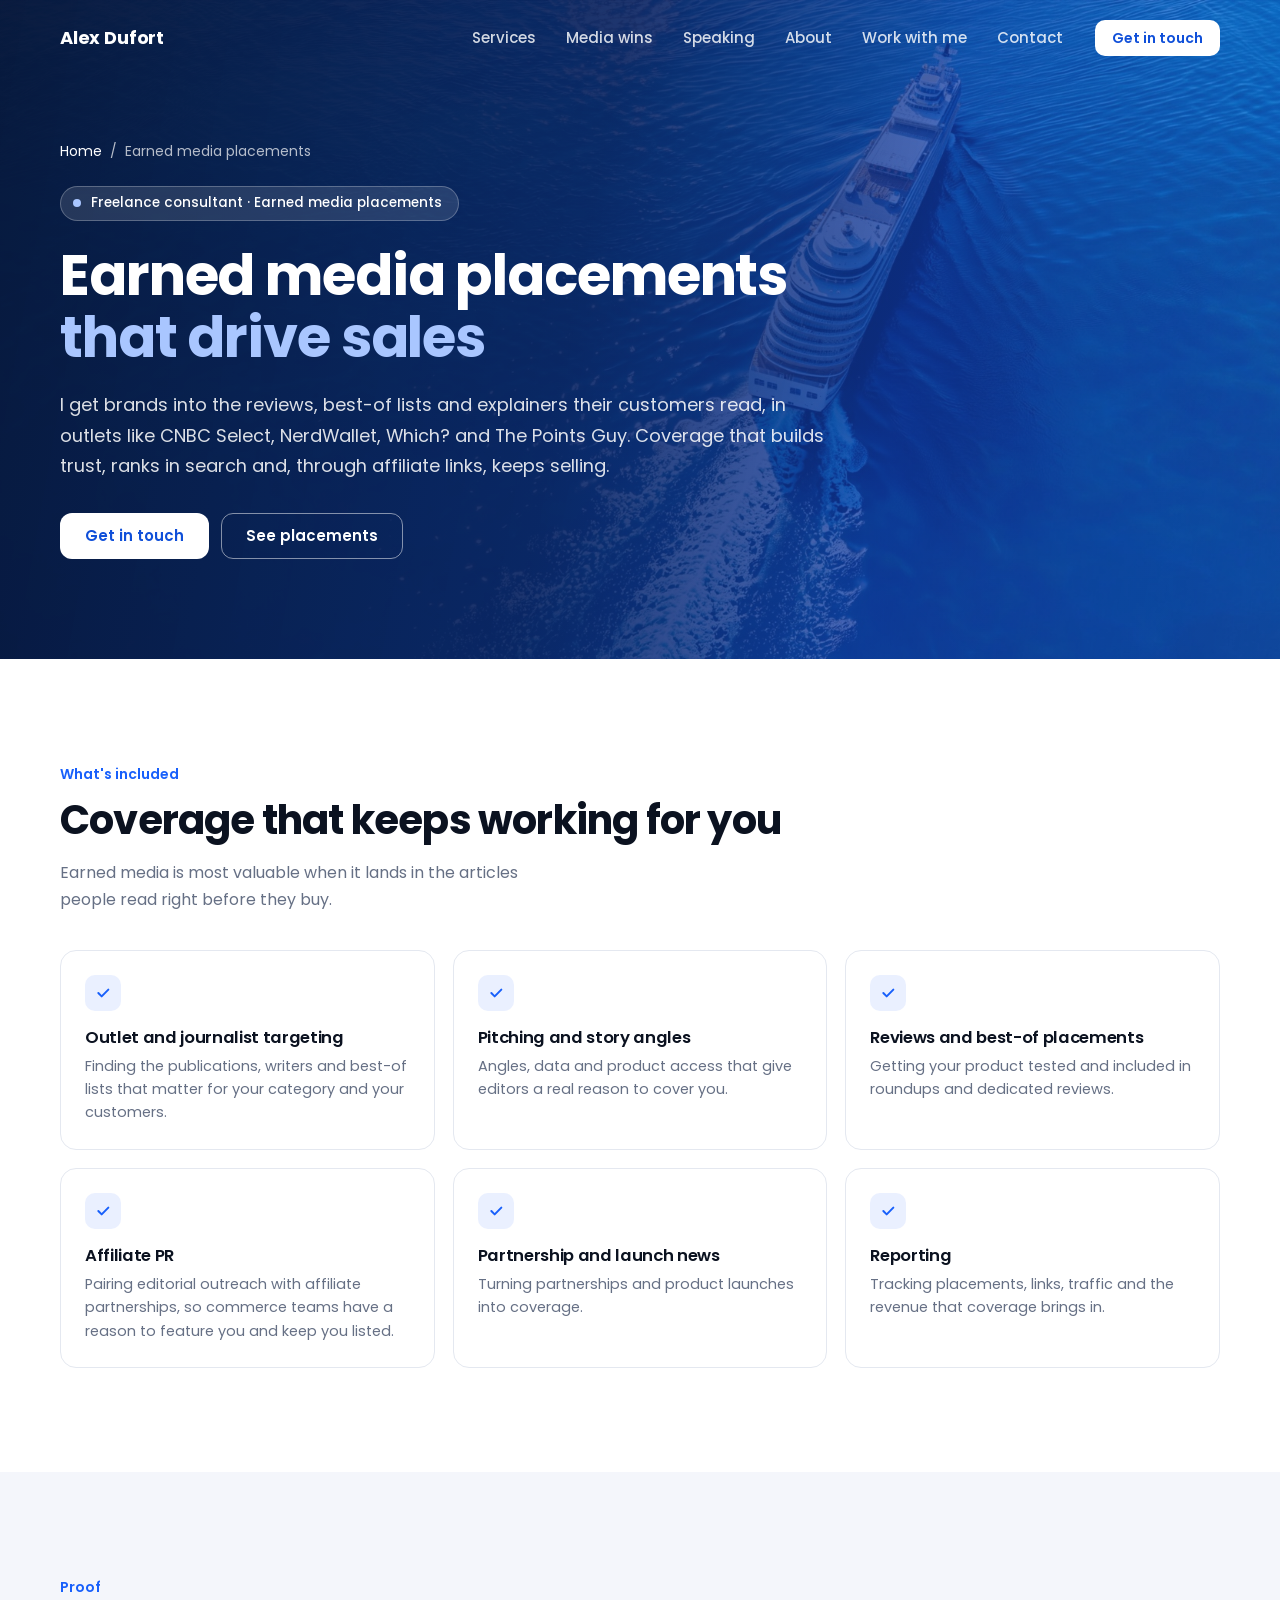
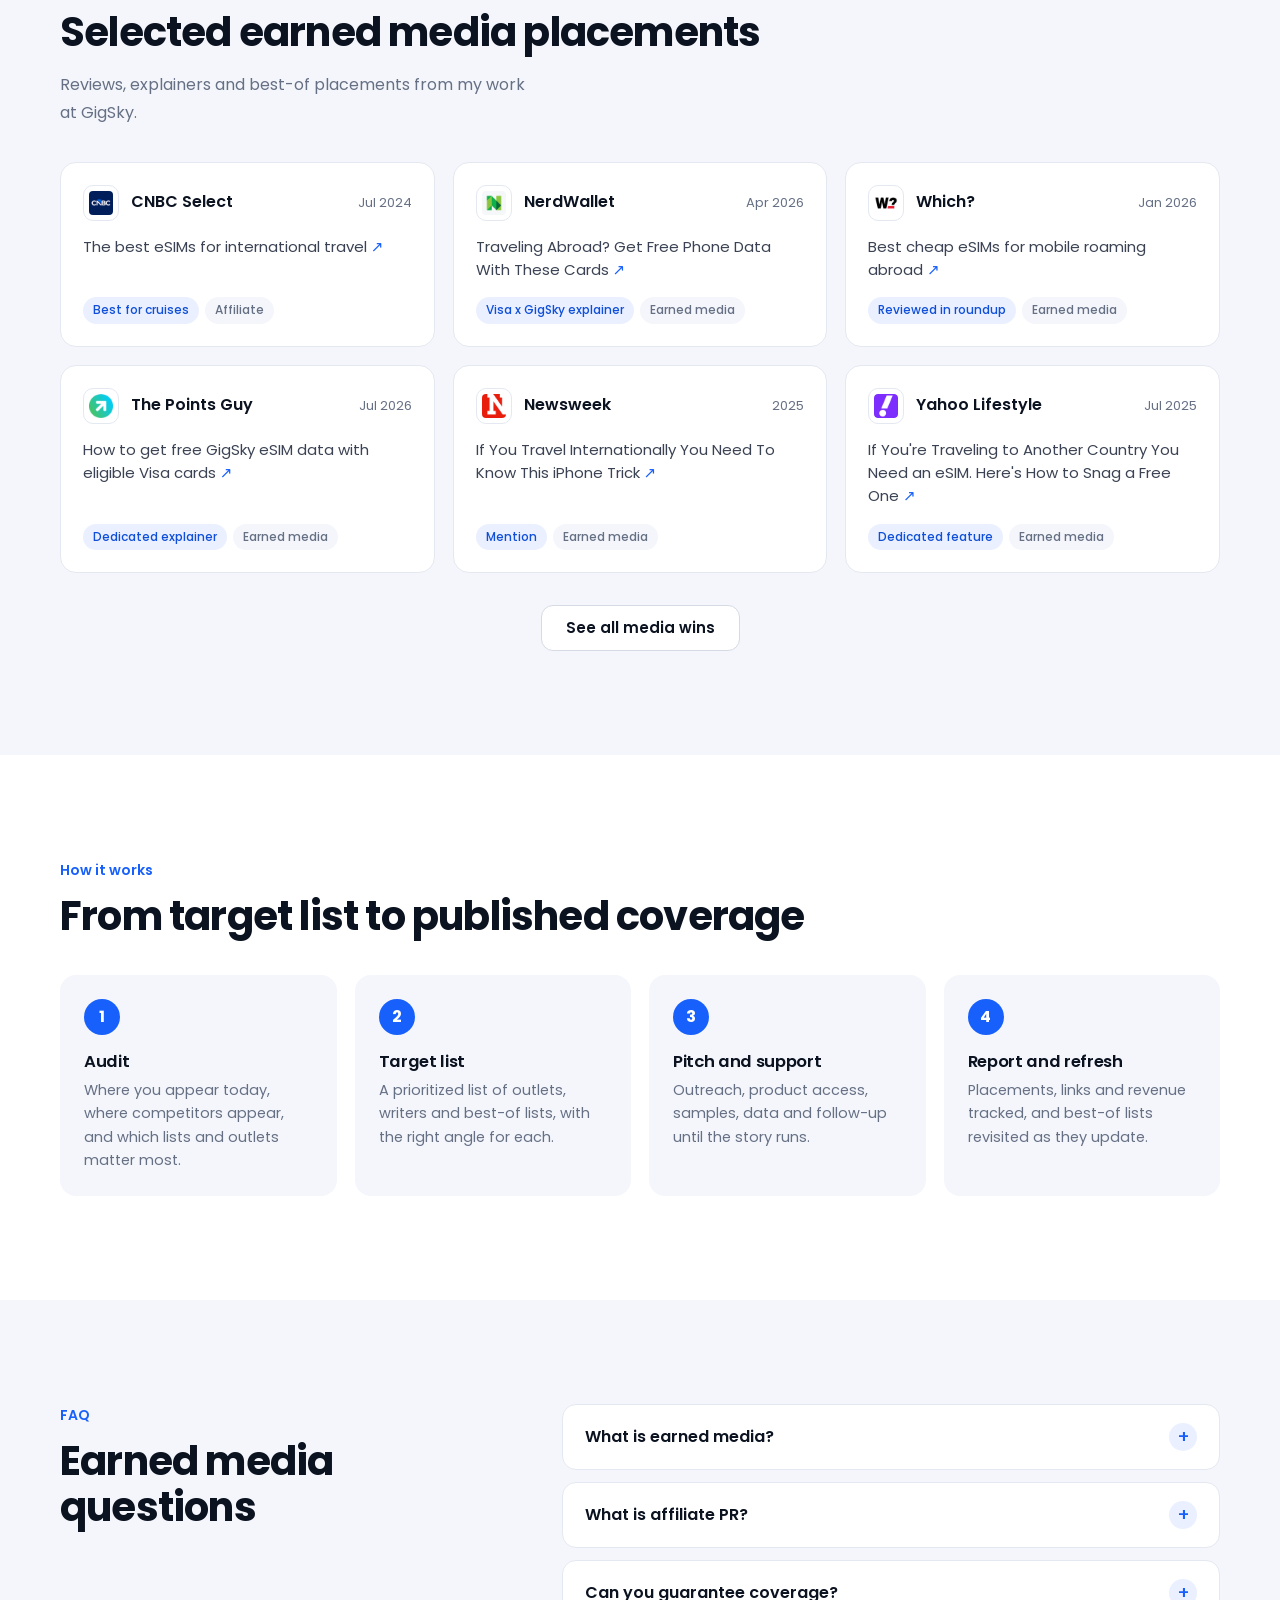
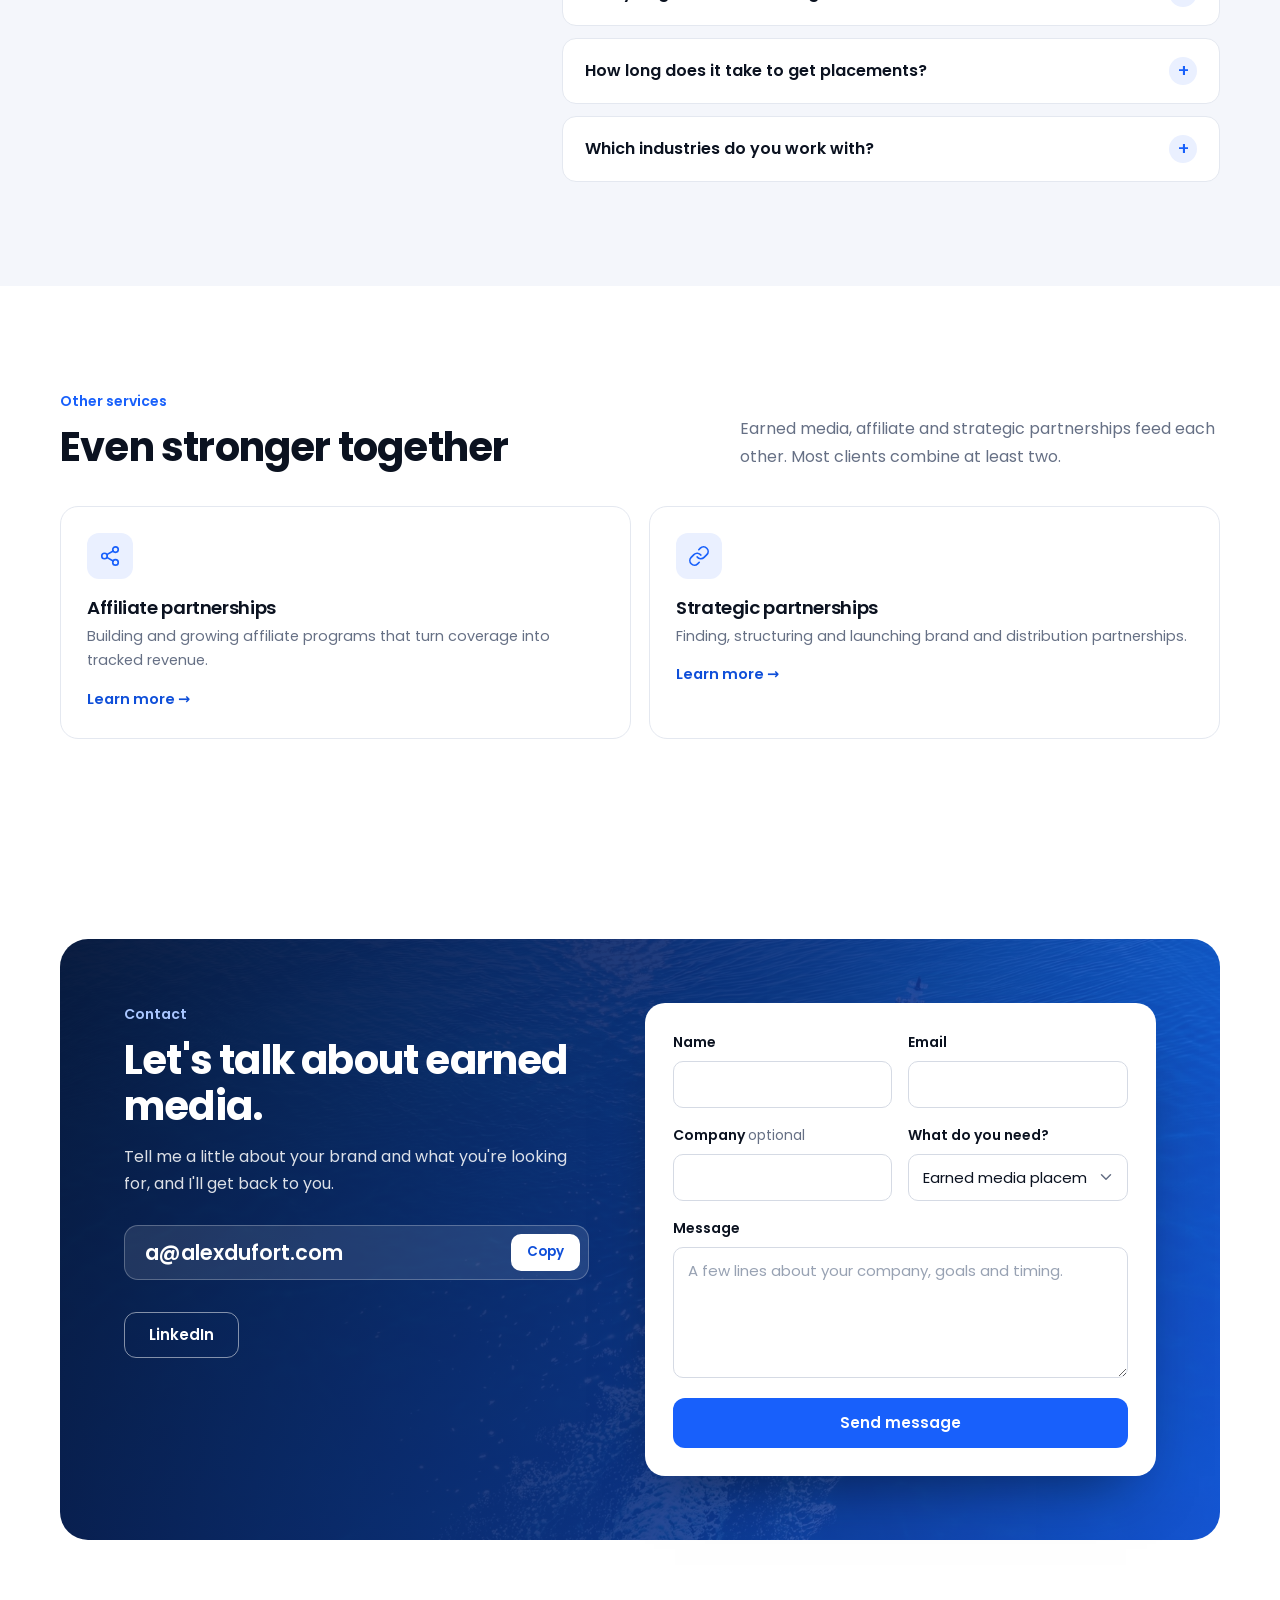
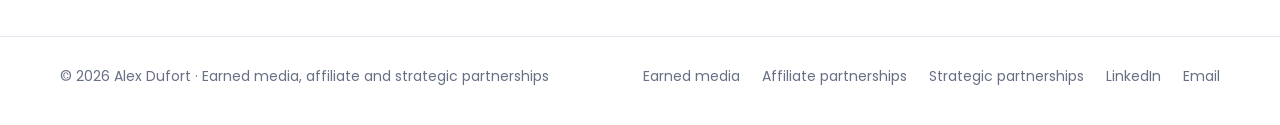
<file: earned-media/index.html>
<!doctype html>
<html lang="en">
<head>
  <meta charset="utf-8">
  <meta name="viewport" content="width=device-width, initial-scale=1">
  <title>Earned Media Placements &amp; Affiliate PR Consultant | Alex Dufort</title>
  <meta name="description" content="Get your brand into the reviews and best-of lists that drive sales. Freelance earned media and affiliate PR, with coverage in CNBC Select, NerdWallet and The Points Guy.">
  <meta name="author" content="Alex Dufort">
  <meta name="robots" content="index, follow, max-image-preview:large">
  <meta name="color-scheme" content="light">
  <meta name="theme-color" content="#0a1f4d">
  <link rel="canonical" href="https://alexdufort.com/earned-media/">

  <meta property="og:type" content="website">
  <meta property="og:url" content="https://alexdufort.com/earned-media/">
  <meta property="og:title" content="Earned Media Placements &amp; Affiliate PR Consultant | Alex Dufort">
  <meta property="og:description" content="Get your brand into the reviews and best-of lists that drive sales. Freelance earned media and affiliate PR, with coverage in CNBC Select, NerdWallet and The Points Guy.">
  <meta property="og:image" content="https://alexdufort.com/images/alex-dufort-speaking-traverse-26-hamburg.jpg">
  <meta property="og:site_name" content="Alex Dufort">
  <meta property="og:locale" content="en_US">
  <meta name="twitter:card" content="summary_large_image">

  <link rel="icon" href="data:image/svg+xml,%3Csvg xmlns='http://www.w3.org/2000/svg' viewBox='0 0 64 64'%3E%3Crect width='64' height='64' rx='14' fill='%231860fb'/%3E%3Ctext x='32' y='45' font-family='Arial,sans-serif' font-size='36' font-weight='700' text-anchor='middle' fill='white'%3EA%3C/text%3E%3C/svg%3E">
  <link rel="preconnect" href="https://fonts.googleapis.com">
  <link rel="preconnect" href="https://fonts.gstatic.com" crossorigin>
  <link href="https://fonts.googleapis.com/css2?family=Poppins:wght@400;500;600;700&display=swap" rel="stylesheet">
  <link rel="stylesheet" href="/styles.css?v=7">

  <script type="application/ld+json">
{
  "@context": "https://schema.org",
  "@graph": [
    {
      "@type": "Service",
      "name": "Earned media placements",
      "url": "https://alexdufort.com/earned-media/",
      "description": "Get your brand into the reviews and best-of lists that drive sales. Freelance earned media and affiliate PR, with coverage in CNBC Select, NerdWallet and The Points Guy.",
      "areaServed": "Worldwide",
      "provider": {
        "@type": "Person",
        "name": "Alex Dufort",
        "url": "https://alexdufort.com/",
        "sameAs": [
          "https://www.linkedin.com/in/alexdufort/"
        ]
      }
    },
    {
      "@type": "FAQPage",
      "mainEntity": [
        {
          "@type": "Question",
          "name": "What is earned media?",
          "acceptedAnswer": {
            "@type": "Answer",
            "text": "Coverage you don't pay for directly: articles, reviews, best-of lists and mentions that publications choose to run. It builds trust because it comes from an independent source, and good placements keep bringing traffic for months."
          }
        },
        {
          "@type": "Question",
          "name": "What is affiliate PR?",
          "acceptedAnswer": {
            "@type": "Answer",
            "text": "An approach that combines editorial outreach with affiliate partnerships. Many review and best-of sites earn commissions on the products they recommend, so the right affiliate setup helps you get included and stay included."
          }
        },
        {
          "@type": "Question",
          "name": "Can you guarantee coverage?",
          "acceptedAnswer": {
            "@type": "Answer",
            "text": "No one can honestly guarantee editorial coverage. What I bring is the targeting, relationships and approach that make placements far more likely, and clear reporting on what lands."
          }
        },
        {
          "@type": "Question",
          "name": "How long does it take to get placements?",
          "acceptedAnswer": {
            "@type": "Answer",
            "text": "It depends on the outlet and your category. Some placements happen within weeks, while best-of lists update on their own schedule. I set realistic expectations after the audit."
          }
        },
        {
          "@type": "Question",
          "name": "Which industries do you work with?",
          "acceptedAnswer": {
            "@type": "Answer",
            "text": "Most of my experience is in travel and mobile connectivity (eSIM), with coverage across finance, tech, points and travel media. The approach works for most consumer brands."
          }
        }
      ]
    },
    {
      "@type": "BreadcrumbList",
      "itemListElement": [
        {
          "@type": "ListItem",
          "position": 1,
          "name": "Home",
          "item": "https://alexdufort.com/"
        },
        {
          "@type": "ListItem",
          "position": 2,
          "name": "Earned media placements",
          "item": "https://alexdufort.com/earned-media/"
        }
      ]
    }
  ]
}
  </script>
</head>

<body>
  <a class="skip-link" href="#main">Skip to content</a>

  <!-- Generated by .claude/build_service_pages.py. Edit the script, not this file. -->
  <header class="site-header">
    <div class="container header-inner">
      <a class="brand" href="/">Alex Dufort</a>

      <nav id="site-nav" class="site-nav" aria-label="Primary">
        <a href="/#focus">Services</a>
        <a href="/#wins">Media wins</a>
        <a href="/#media">Speaking</a>
        <a href="/#about">About</a>
        <a href="/#work">Work with me</a>
        <a href="#contact">Contact</a>
      </nav>

      <a class="btn btn-sm header-cta" data-calendly data-if-calendly href="https://calendly.com/YOUR-CALENDLY-LINK" target="_blank" rel="noopener">Book a call</a>
      <a class="btn btn-sm header-cta" data-if-no-calendly href="#contact" hidden>Get in touch</a>

      <button class="nav-toggle" type="button" aria-expanded="false" aria-controls="site-nav" aria-label="Toggle menu">
        <svg width="22" height="22" viewBox="0 0 24 24" fill="none" stroke="currentColor" stroke-width="1.8" stroke-linecap="round" aria-hidden="true"><path d="M4 7h16M4 12h16M4 17h16"/></svg>
      </button>
    </div>
  </header>

  <main id="main">

    <section class="hero hero-sub" id="top">
      <div class="container">
        <nav class="breadcrumb" aria-label="Breadcrumb"><a href="/">Home</a><span aria-hidden="true">/</span><span aria-current="page">Earned media placements</span></nav>
        <p class="eyebrow"><span class="dot" aria-hidden="true"></span>Freelance consultant &middot; Earned media placements</p>
        <h1>Earned media placements <span class="hl">that drive sales</span></h1>
        <p class="lead">I get brands into the reviews, best-of lists and explainers their customers read, in outlets like CNBC Select, NerdWallet, Which? and The Points Guy. Coverage that builds trust, ranks in search and, through affiliate links, keeps selling.</p>
        <div class="cta-row">
          <a class="btn btn-white" data-calendly data-if-calendly href="https://calendly.com/YOUR-CALENDLY-LINK" target="_blank" rel="noopener">Book a call</a>
          <a class="btn btn-white" data-if-no-calendly href="#contact" hidden>Get in touch</a>
          <a class="btn btn-outline-light" href="#proof">See placements</a>
        </div>
      </div>
    </section>

    <section class="section" id="included">
      <div class="container">
        <div class="section-head">
          <div>
            <p class="kicker">What's included</p>
            <h2>Coverage that keeps working for you</h2>
          </div>
          <p class="section-intro">Earned media is most valuable when it lands in the articles people read right before they buy.</p>
        </div>
        <div class="feature-grid">
          <article class="feature"><h3>Outlet and journalist targeting</h3><p>Finding the publications, writers and best-of lists that matter for your category and your customers.</p></article>
          <article class="feature"><h3>Pitching and story angles</h3><p>Angles, data and product access that give editors a real reason to cover you.</p></article>
          <article class="feature"><h3>Reviews and best-of placements</h3><p>Getting your product tested and included in roundups and dedicated reviews.</p></article>
          <article class="feature"><h3>Affiliate PR</h3><p>Pairing editorial outreach with affiliate partnerships, so commerce teams have a reason to feature you and keep you listed.</p></article>
          <article class="feature"><h3>Partnership and launch news</h3><p>Turning partnerships and product launches into coverage.</p></article>
          <article class="feature"><h3>Reporting</h3><p>Tracking placements, links, traffic and the revenue that coverage brings in.</p></article>
        </div>
      </div>
    </section>

    <section class="section section-alt" id="proof">
      <div class="container">
        <div class="section-head">
          <div>
            <p class="kicker">Proof</p>
            <h2>Selected earned media placements</h2>
          </div>
          <p class="section-intro">Reviews, explainers and best-of placements from my work at GigSky.</p>
        </div>
        <ol class="wins">
          <li class="win">
            <div class="win-top">
              <span class="win-outlet"><img class="win-logo" src="/images/logos/cnbc.com.png" alt="" width="36" height="36" loading="lazy"><span>CNBC Select</span></span>
              <span class="win-date">Jul 2024</span>
            </div>
            <a class="win-title" href="https://www.cnbc.com/select/best-esim-for-travel/" target="_blank" rel="noopener">The best eSIMs for international travel</a>
            <div class="win-tags"><span class="tag tag-blue">Best for cruises</span><span class="tag">Affiliate</span></div>
          </li>
          <li class="win">
            <div class="win-top">
              <span class="win-outlet"><img class="win-logo" src="/images/logos/nerdwallet.com.png" alt="" width="36" height="36" loading="lazy"><span>NerdWallet</span></span>
              <span class="win-date">Apr 2026</span>
            </div>
            <a class="win-title" href="https://www.nerdwallet.com/travel/learn/visa-infinite-signature-cards-free-esim" target="_blank" rel="noopener">Traveling Abroad? Get Free Phone Data With These Cards</a>
            <div class="win-tags"><span class="tag tag-blue">Visa x GigSky explainer</span><span class="tag">Earned media</span></div>
          </li>
          <li class="win">
            <div class="win-top">
              <span class="win-outlet"><img class="win-logo" src="/images/logos/which.co.uk.png" alt="" width="36" height="36" loading="lazy"><span>Which?</span></span>
              <span class="win-date">Jan 2026</span>
            </div>
            <a class="win-title" href="https://www.which.co.uk/reviews/mobile-phone-providers/article/best-cheap-esims-for-mobile-roaming-abroad-aku6K3M1EFOM" target="_blank" rel="noopener">Best cheap eSIMs for mobile roaming abroad</a>
            <div class="win-tags"><span class="tag tag-blue">Reviewed in roundup</span><span class="tag">Earned media</span></div>
          </li>
          <li class="win">
            <div class="win-top">
              <span class="win-outlet"><img class="win-logo" src="/images/logos/thepointsguy.com.png" alt="" width="36" height="36" loading="lazy"><span>The Points Guy</span></span>
              <span class="win-date">Jul 2026</span>
            </div>
            <a class="win-title" href="https://thepointsguy.com/credit-cards/visa-gigsky-esim-benefit/" target="_blank" rel="noopener">How to get free GigSky eSIM data with eligible Visa cards</a>
            <div class="win-tags"><span class="tag tag-blue">Dedicated explainer</span><span class="tag">Earned media</span></div>
          </li>
          <li class="win">
            <div class="win-top">
              <span class="win-outlet"><img class="win-logo" src="/images/logos/newsweek.com.png" alt="" width="36" height="36" loading="lazy"><span>Newsweek</span></span>
              <span class="win-date">2025</span>
            </div>
            <a class="win-title" href="https://www.newsweek.com/if-you-travel-internationally-you-need-know-this-iphone-trick-genius-2013216" target="_blank" rel="noopener">If You Travel Internationally You Need To Know This iPhone Trick</a>
            <div class="win-tags"><span class="tag tag-blue">Mention</span><span class="tag">Earned media</span></div>
          </li>
          <li class="win">
            <div class="win-top">
              <span class="win-outlet"><img class="win-logo" src="/images/logos/yahoo.com.png" alt="" width="36" height="36" loading="lazy"><span>Yahoo Lifestyle</span></span>
              <span class="win-date">Jul 2025</span>
            </div>
            <a class="win-title" href="https://www.yahoo.com/lifestyle/articles/just-discovered-travel-hack-save-110007653.html" target="_blank" rel="noopener">If You're Traveling to Another Country You Need an eSIM. Here's How to Snag a Free One</a>
            <div class="win-tags"><span class="tag tag-blue">Dedicated feature</span><span class="tag">Earned media</span></div>
          </li>
        </ol>
        <div class="more-row"><a class="btn btn-outline" href="/#wins">See all media wins</a></div>
      </div>
    </section>

    <section class="section" id="process">
      <div class="container">
        <div class="section-head">
          <div>
            <p class="kicker">How it works</p>
            <h2>From target list to published coverage</h2>
          </div>
        </div>
        <ol class="steps">
          <li class="step"><span class="step-num">1</span><h3>Audit</h3><p>Where you appear today, where competitors appear, and which lists and outlets matter most.</p></li>
          <li class="step"><span class="step-num">2</span><h3>Target list</h3><p>A prioritized list of outlets, writers and best-of lists, with the right angle for each.</p></li>
          <li class="step"><span class="step-num">3</span><h3>Pitch and support</h3><p>Outreach, product access, samples, data and follow-up until the story runs.</p></li>
          <li class="step"><span class="step-num">4</span><h3>Report and refresh</h3><p>Placements, links and revenue tracked, and best-of lists revisited as they update.</p></li>
        </ol>
      </div>
    </section>

    <section class="section section-alt" id="faq">
      <div class="container faq-wrap">
        <div>
          <p class="kicker">FAQ</p>
          <h2>Earned media questions</h2>
        </div>
        <div class="faq">
          <details><summary>What is earned media?</summary><p>Coverage you don't pay for directly: articles, reviews, best-of lists and mentions that publications choose to run. It builds trust because it comes from an independent source, and good placements keep bringing traffic for months.</p></details>
          <details><summary>What is affiliate PR?</summary><p>An approach that combines editorial outreach with affiliate partnerships. Many review and best-of sites earn commissions on the products they recommend, so the right affiliate setup helps you get included and stay included.</p></details>
          <details><summary>Can you guarantee coverage?</summary><p>No one can honestly guarantee editorial coverage. What I bring is the targeting, relationships and approach that make placements far more likely, and clear reporting on what lands.</p></details>
          <details><summary>How long does it take to get placements?</summary><p>It depends on the outlet and your category. Some placements happen within weeks, while best-of lists update on their own schedule. I set realistic expectations after the audit.</p></details>
          <details><summary>Which industries do you work with?</summary><p>Most of my experience is in travel and mobile connectivity (eSIM), with coverage across finance, tech, points and travel media. The approach works for most consumer brands.</p></details>
        </div>
      </div>
    </section>

    <section class="section" id="more">
      <div class="container">
        <div class="section-head">
          <div>
            <p class="kicker">Other services</p>
            <h2>Even stronger together</h2>
          </div>
          <p class="section-intro">Earned media, affiliate and strategic partnerships feed each other. Most clients combine at least two.</p>
        </div>
        <div class="cross-grid">
          <a class="cross" href="/affiliate-partnerships/">
            <span class="service-icon" aria-hidden="true"><svg viewBox="0 0 24 24" fill="none" stroke="currentColor" stroke-width="1.8" stroke-linecap="round" stroke-linejoin="round"><circle cx="18" cy="5" r="3"/><circle cx="6" cy="12" r="3"/><circle cx="18" cy="19" r="3"/><line x1="8.59" y1="13.51" x2="15.42" y2="17.49"/><line x1="15.41" y1="6.51" x2="8.59" y2="10.49"/></svg></span>
            <h3>Affiliate partnerships</h3>
            <p>Building and growing affiliate programs that turn coverage into tracked revenue.</p>
            <span class="cross-more">Learn more</span>
          </a>
          <a class="cross" href="/strategic-partnerships/">
            <span class="service-icon" aria-hidden="true"><svg viewBox="0 0 24 24" fill="none" stroke="currentColor" stroke-width="1.8" stroke-linecap="round" stroke-linejoin="round"><path d="M10 13a5 5 0 0 0 7.54.54l3-3a5 5 0 0 0-7.07-7.07l-1.72 1.71"/><path d="M14 11a5 5 0 0 0-7.54-.54l-3 3a5 5 0 0 0 7.07 7.07l1.71-1.71"/></svg></span>
            <h3>Strategic partnerships</h3>
            <p>Finding, structuring and launching brand and distribution partnerships.</p>
            <span class="cross-more">Learn more</span>
          </a>
        </div>
      </div>
    </section>

    <section class="contact" id="contact">
      <div class="container">
        <div class="contact-panel">
          <div class="contact-info">
            <p class="kicker kicker-light">Contact</p>
            <h2>Let's talk about earned media.</h2>
            <p class="contact-text">Tell me a little about your brand and what you're looking for, and I'll get back to you.<span data-if-calendly> Prefer to talk? Book a call directly.</span></p>
            <div class="contact-direct">
              <div class="email-row">
                <a class="email-link" href="mailto:a@alexdufort.com">a@alexdufort.com</a>
                <button class="copy-btn" type="button" data-copy="a@alexdufort.com">Copy</button>
              </div>
              <div class="cta-row">
                <a class="btn btn-white" data-calendly data-if-calendly href="https://calendly.com/YOUR-CALENDLY-LINK" target="_blank" rel="noopener">Book a call</a>
                <a class="btn btn-outline-light" data-linkedin href="#" target="_blank" rel="noopener" hidden>LinkedIn</a>
              </div>
            </div>
          </div>

          <form class="contact-form" id="contact-form" data-default-need="Earned media placements" novalidate>
            <div class="form-row">
              <label class="field"><span class="field-label">Name</span><input name="name" type="text" autocomplete="name" required></label>
              <label class="field"><span class="field-label">Email</span><input name="email" type="email" autocomplete="email" required></label>
            </div>
            <div class="form-row">
              <label class="field"><span class="field-label">Company <em>optional</em></span><input name="company" type="text" autocomplete="organization"></label>
              <label class="field"><span class="field-label">What do you need?</span>
                <select name="need" required>
                  <option value="">Choose one</option>
                  <option>Earned media placements</option>
                  <option>Affiliate partnerships</option>
                  <option>Strategic partnerships</option>
                  <option>Audit</option>
                  <option>Campaign or launch</option>
                  <option>Ongoing support (retainer)</option>
                  <option>Speaking</option>
                  <option>Something else</option>
                </select>
              </label>
            </div>
            <label class="field"><span class="field-label">Message</span><textarea name="message" rows="5" required placeholder="A few lines about your company, goals and timing."></textarea></label>
            <div class="hp" aria-hidden="true"><label>Leave this empty <input type="text" name="_gotcha" tabindex="-1" autocomplete="off"></label></div>
            <button class="btn btn-primary btn-block" type="submit">Send message</button>
            <p class="form-status" id="form-status" role="status" aria-live="polite"></p>
          </form>
        </div>
      </div>
    </section>
  </main>

  <footer class="site-footer">
    <div class="container footer-inner">
      <p>&copy; <span id="year">2026</span> Alex Dufort &middot; Earned media, affiliate and strategic partnerships</p>
      <p><a href="/earned-media/">Earned media</a> <a href="/affiliate-partnerships/">Affiliate partnerships</a> <a href="/strategic-partnerships/">Strategic partnerships</a> <a data-linkedin href="#" target="_blank" rel="noopener" hidden>LinkedIn</a> <a href="mailto:a@alexdufort.com">Email</a></p>
    </div>
  </footer>

  <script src="/content.js?v=7" defer></script>
  <script src="/script.js?v=7" defer></script>
</body>
</html>
</file>
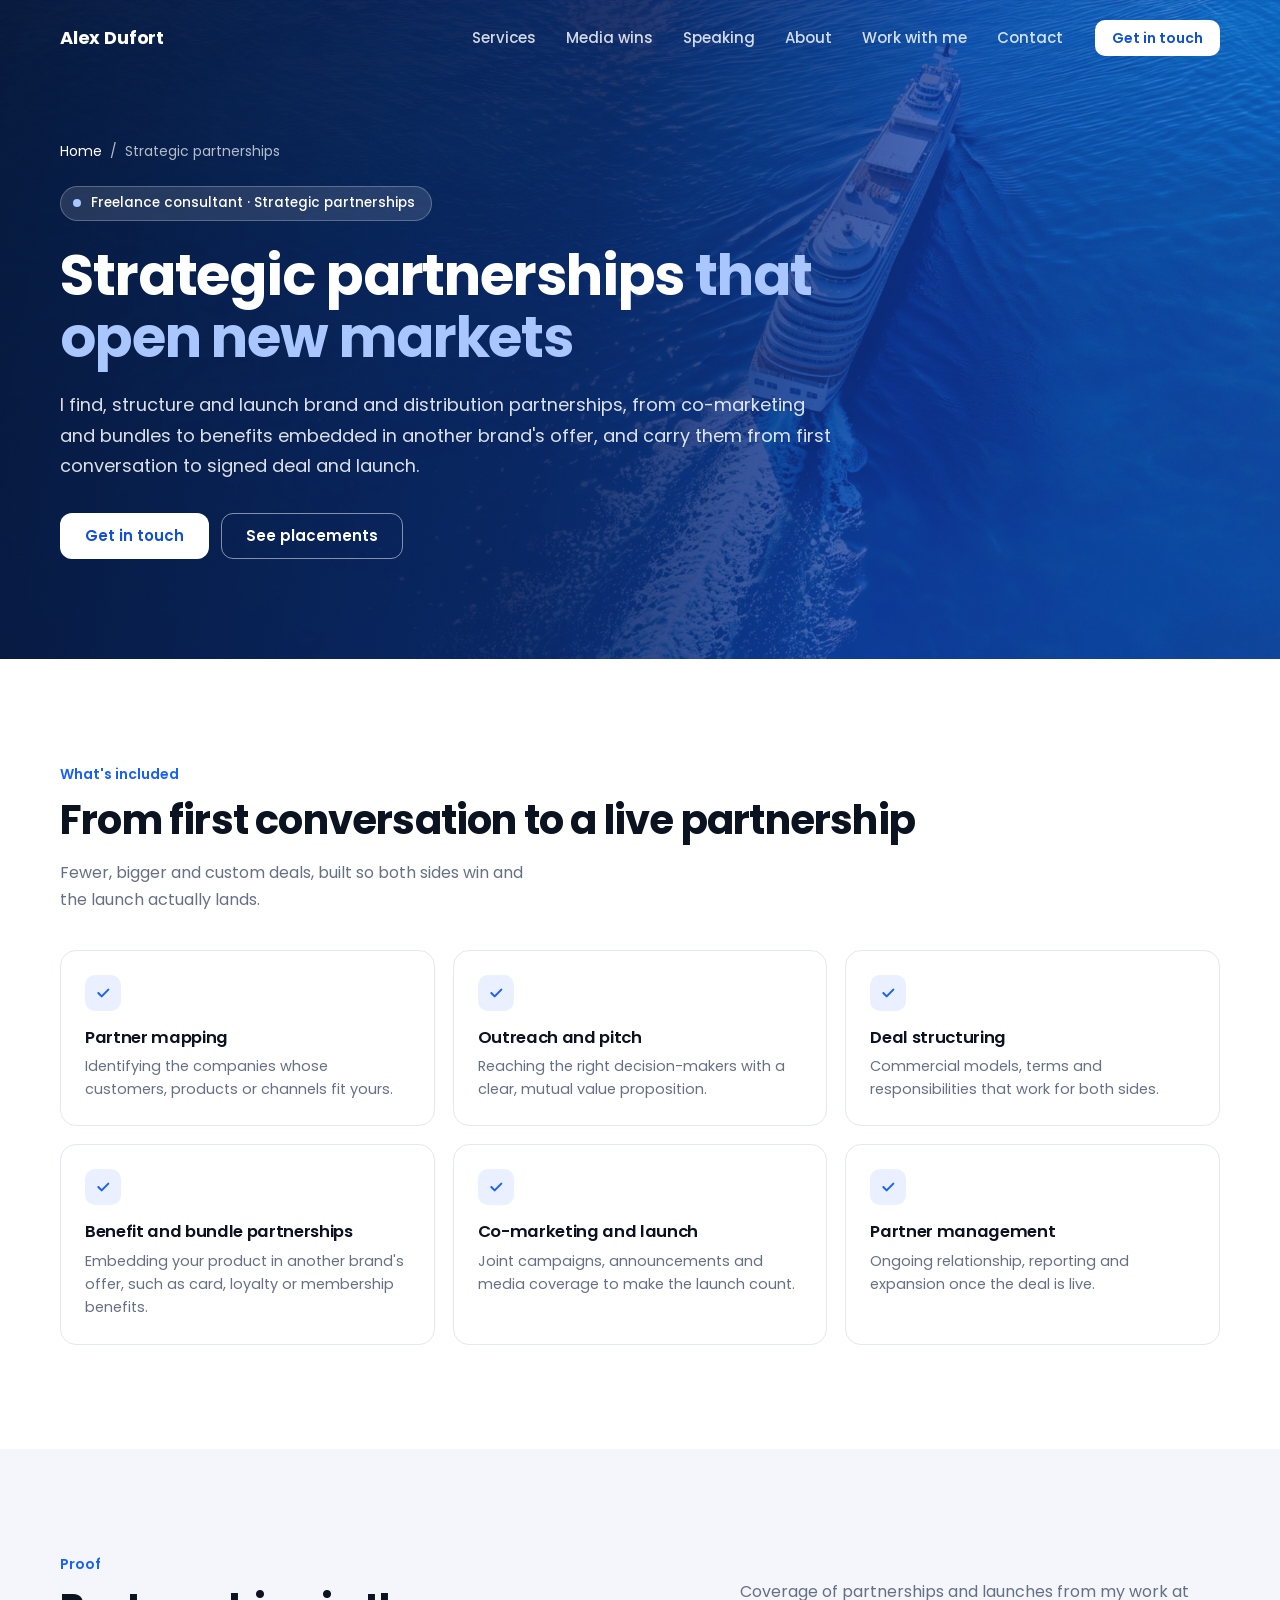
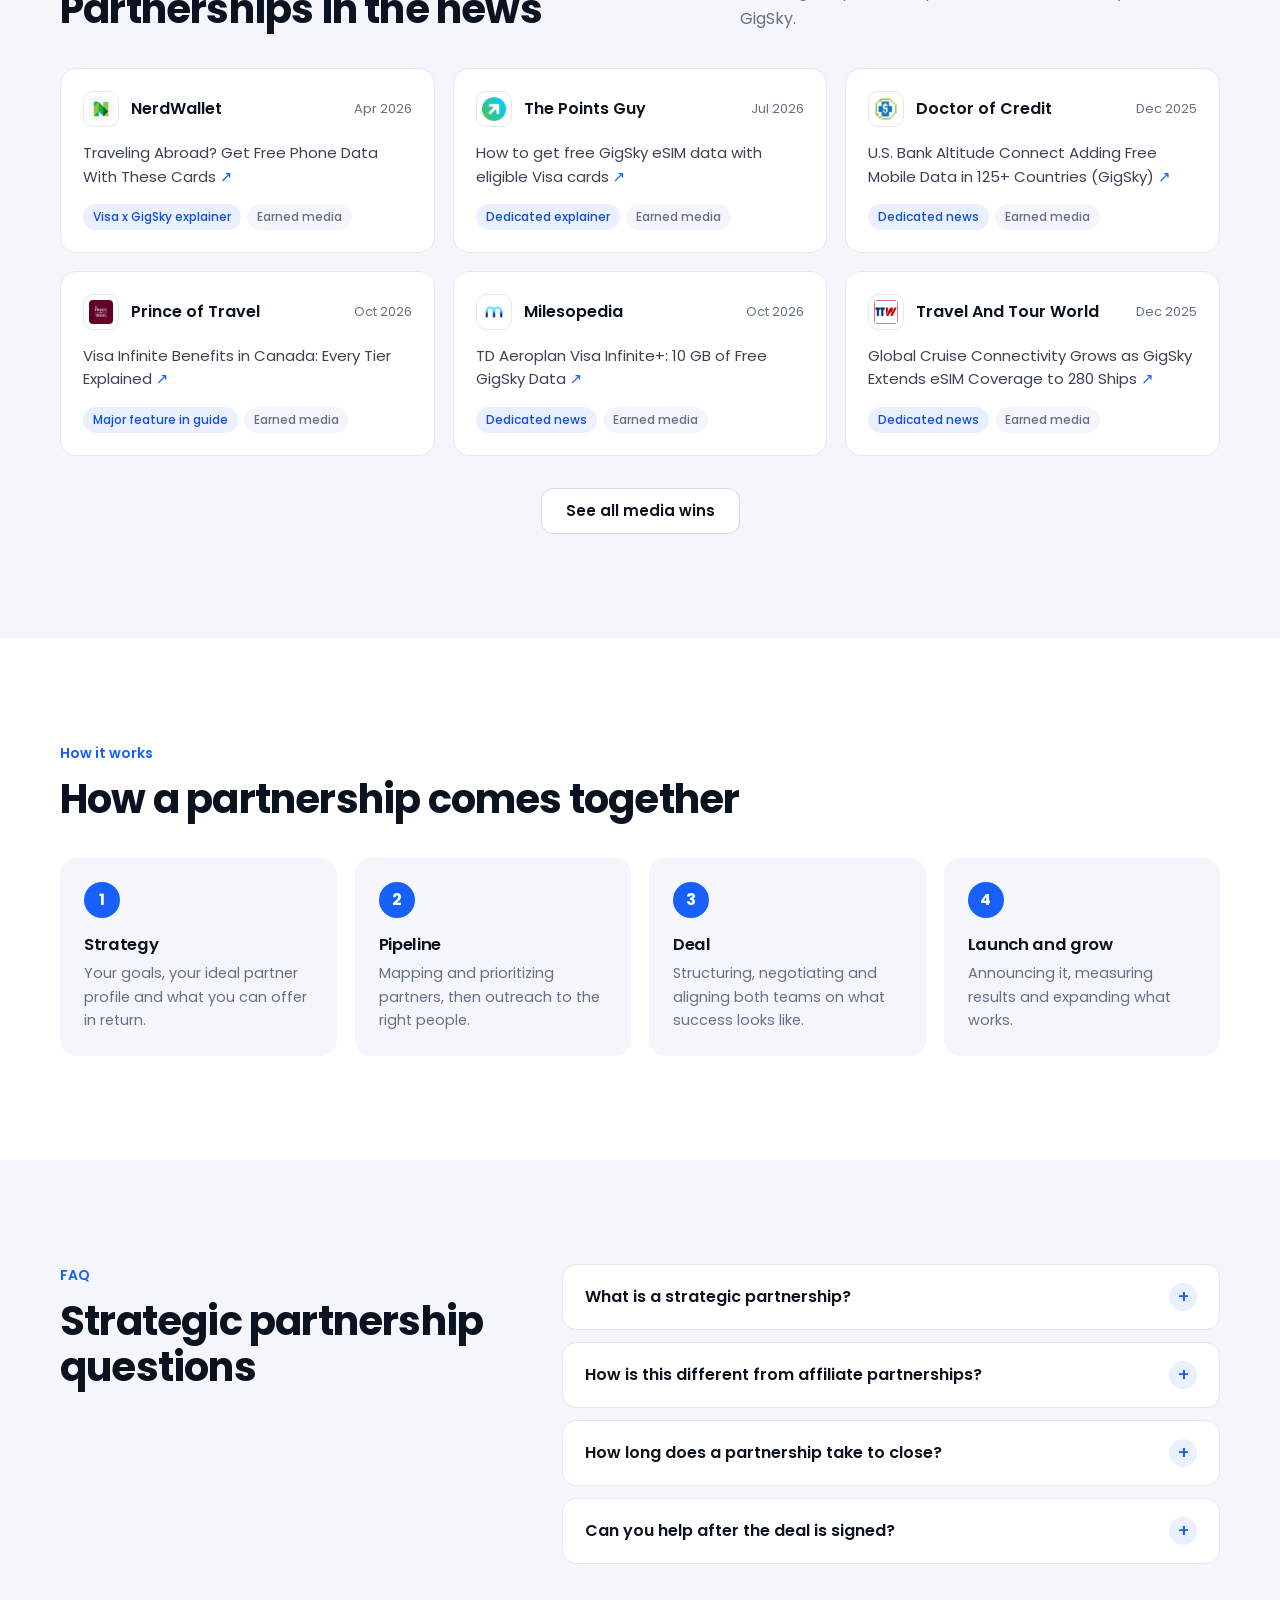
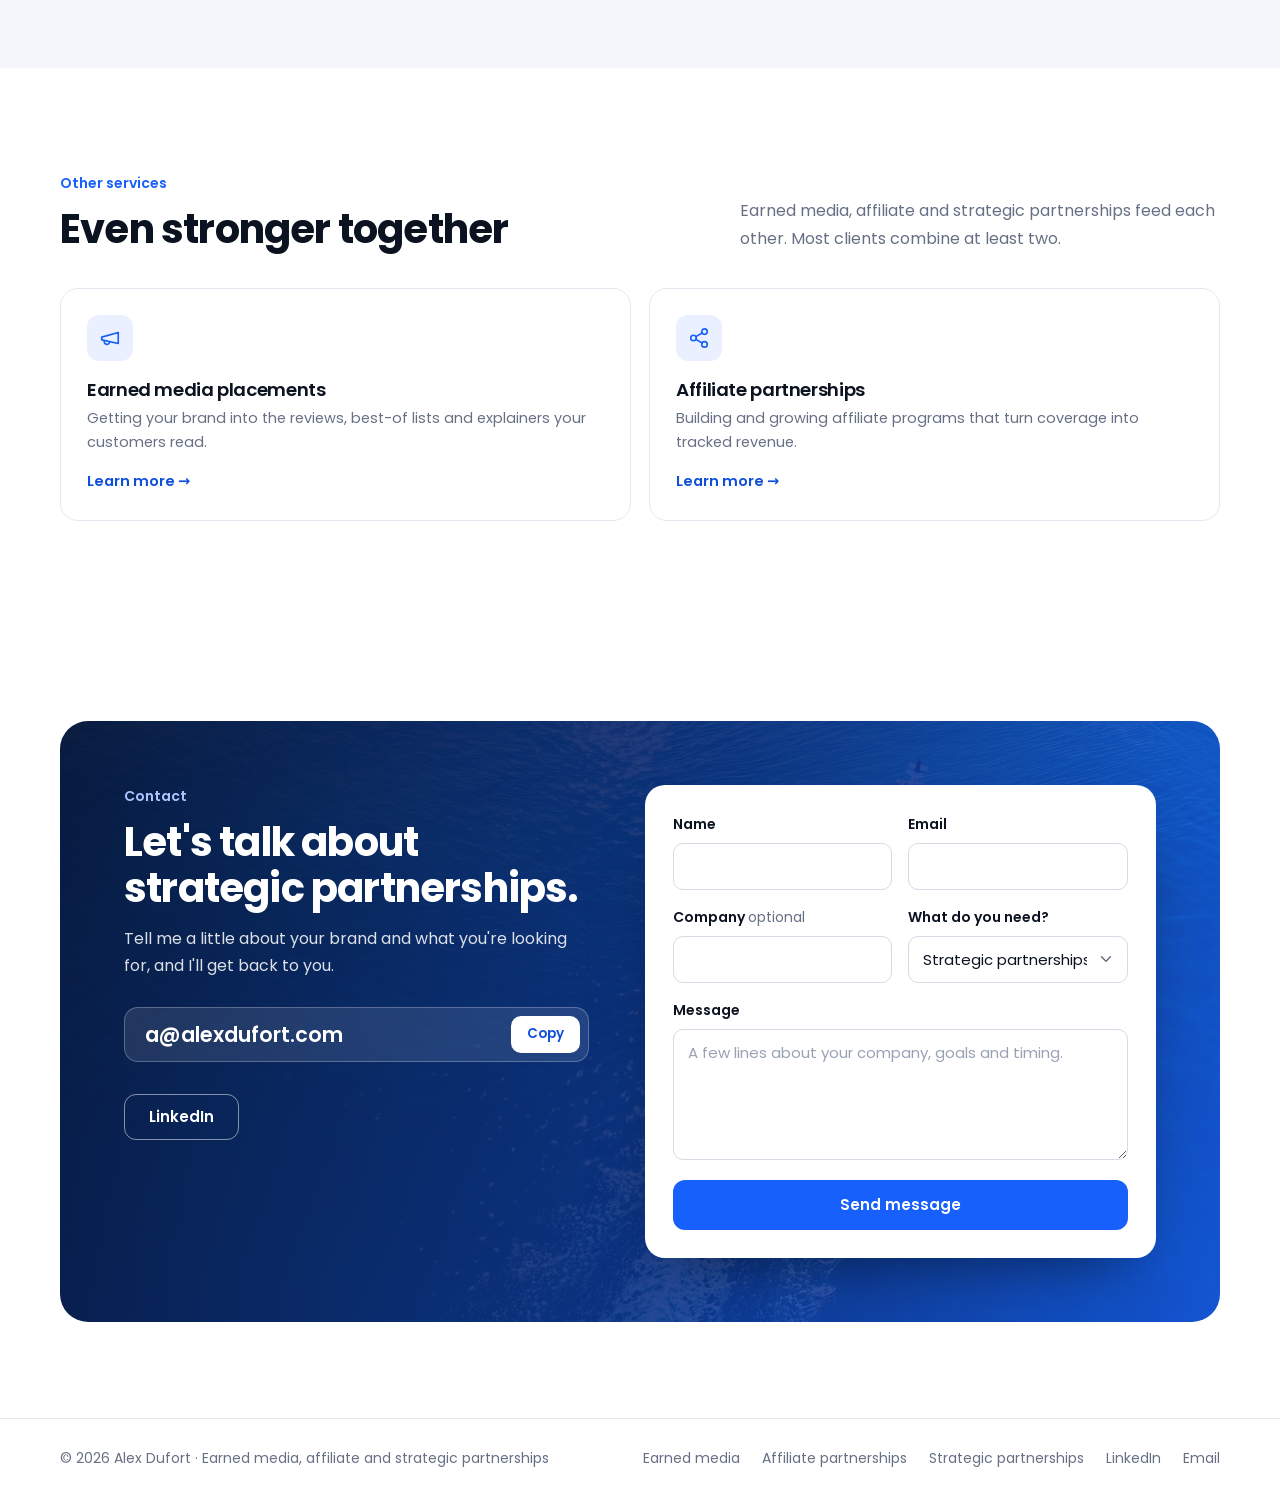
<file: strategic-partnerships/index.html>
<!doctype html>
<html lang="en">
<head>
  <meta charset="utf-8">
  <meta name="viewport" content="width=device-width, initial-scale=1">
  <title>Freelance Strategic Partnerships Consultant | Alex Dufort</title>
  <meta name="description" content="Find, structure and launch brand and distribution partnerships that open new markets. Freelance strategic partnerships consultant Alex Dufort, Head of Partnerships at GigSky.">
  <meta name="author" content="Alex Dufort">
  <meta name="robots" content="index, follow, max-image-preview:large">
  <meta name="color-scheme" content="light">
  <meta name="theme-color" content="#0a1f4d">
  <link rel="canonical" href="https://alexdufort.com/strategic-partnerships/">

  <meta property="og:type" content="website">
  <meta property="og:url" content="https://alexdufort.com/strategic-partnerships/">
  <meta property="og:title" content="Freelance Strategic Partnerships Consultant | Alex Dufort">
  <meta property="og:description" content="Find, structure and launch brand and distribution partnerships that open new markets. Freelance strategic partnerships consultant Alex Dufort, Head of Partnerships at GigSky.">
  <meta property="og:image" content="https://alexdufort.com/images/alex-dufort-speaking-traverse-26-hamburg.jpg">
  <meta property="og:site_name" content="Alex Dufort">
  <meta property="og:locale" content="en_US">
  <meta name="twitter:card" content="summary_large_image">

  <link rel="icon" href="data:image/svg+xml,%3Csvg xmlns='http://www.w3.org/2000/svg' viewBox='0 0 64 64'%3E%3Crect width='64' height='64' rx='14' fill='%231860fb'/%3E%3Ctext x='32' y='45' font-family='Arial,sans-serif' font-size='36' font-weight='700' text-anchor='middle' fill='white'%3EA%3C/text%3E%3C/svg%3E">
  <link rel="preconnect" href="https://fonts.googleapis.com">
  <link rel="preconnect" href="https://fonts.gstatic.com" crossorigin>
  <link href="https://fonts.googleapis.com/css2?family=Poppins:wght@400;500;600;700&display=swap" rel="stylesheet">
  <link rel="stylesheet" href="/styles.css?v=7">

  <script type="application/ld+json">
{
  "@context": "https://schema.org",
  "@graph": [
    {
      "@type": "Service",
      "name": "Strategic partnerships",
      "url": "https://alexdufort.com/strategic-partnerships/",
      "description": "Find, structure and launch brand and distribution partnerships that open new markets. Freelance strategic partnerships consultant Alex Dufort, Head of Partnerships at GigSky.",
      "areaServed": "Worldwide",
      "provider": {
        "@type": "Person",
        "name": "Alex Dufort",
        "url": "https://alexdufort.com/",
        "sameAs": [
          "https://www.linkedin.com/in/alexdufort/"
        ]
      }
    },
    {
      "@type": "FAQPage",
      "mainEntity": [
        {
          "@type": "Question",
          "name": "What is a strategic partnership?",
          "acceptedAnswer": {
            "@type": "Answer",
            "text": "A long-term collaboration between two companies to reach new customers, add value to a product or open new channels, for example a co-branded offer, a bundle or a benefit included in another company's card or membership."
          }
        },
        {
          "@type": "Question",
          "name": "How is this different from affiliate partnerships?",
          "acceptedAnswer": {
            "@type": "Answer",
            "text": "Affiliate partnerships are performance-based and usually scale across many publishers. Strategic partnerships are fewer, bigger and custom: a deal designed with one partner, often with much bigger reach."
          }
        },
        {
          "@type": "Question",
          "name": "How long does a partnership take to close?",
          "acceptedAnswer": {
            "@type": "Answer",
            "text": "It depends on the partner's size and process. Smaller deals can close in weeks, while larger ones with banks, airlines or big networks often take several months."
          }
        },
        {
          "@type": "Question",
          "name": "Can you help after the deal is signed?",
          "acceptedAnswer": {
            "@type": "Answer",
            "text": "Yes. Launch, co-marketing and ongoing partner management are often where the value is won, and I stay involved through all of it."
          }
        }
      ]
    },
    {
      "@type": "BreadcrumbList",
      "itemListElement": [
        {
          "@type": "ListItem",
          "position": 1,
          "name": "Home",
          "item": "https://alexdufort.com/"
        },
        {
          "@type": "ListItem",
          "position": 2,
          "name": "Strategic partnerships",
          "item": "https://alexdufort.com/strategic-partnerships/"
        }
      ]
    }
  ]
}
  </script>
</head>

<body>
  <a class="skip-link" href="#main">Skip to content</a>

  <!-- Generated by .claude/build_service_pages.py. Edit the script, not this file. -->
  <header class="site-header">
    <div class="container header-inner">
      <a class="brand" href="/">Alex Dufort</a>

      <nav id="site-nav" class="site-nav" aria-label="Primary">
        <a href="/#focus">Services</a>
        <a href="/#wins">Media wins</a>
        <a href="/#media">Speaking</a>
        <a href="/#about">About</a>
        <a href="/#work">Work with me</a>
        <a href="#contact">Contact</a>
      </nav>

      <a class="btn btn-sm header-cta" data-calendly data-if-calendly href="https://calendly.com/YOUR-CALENDLY-LINK" target="_blank" rel="noopener">Book a call</a>
      <a class="btn btn-sm header-cta" data-if-no-calendly href="#contact" hidden>Get in touch</a>

      <button class="nav-toggle" type="button" aria-expanded="false" aria-controls="site-nav" aria-label="Toggle menu">
        <svg width="22" height="22" viewBox="0 0 24 24" fill="none" stroke="currentColor" stroke-width="1.8" stroke-linecap="round" aria-hidden="true"><path d="M4 7h16M4 12h16M4 17h16"/></svg>
      </button>
    </div>
  </header>

  <main id="main">

    <section class="hero hero-sub" id="top">
      <div class="container">
        <nav class="breadcrumb" aria-label="Breadcrumb"><a href="/">Home</a><span aria-hidden="true">/</span><span aria-current="page">Strategic partnerships</span></nav>
        <p class="eyebrow"><span class="dot" aria-hidden="true"></span>Freelance consultant &middot; Strategic partnerships</p>
        <h1>Strategic partnerships <span class="hl">that open new markets</span></h1>
        <p class="lead">I find, structure and launch brand and distribution partnerships, from co-marketing and bundles to benefits embedded in another brand's offer, and carry them from first conversation to signed deal and launch.</p>
        <div class="cta-row">
          <a class="btn btn-white" data-calendly data-if-calendly href="https://calendly.com/YOUR-CALENDLY-LINK" target="_blank" rel="noopener">Book a call</a>
          <a class="btn btn-white" data-if-no-calendly href="#contact" hidden>Get in touch</a>
          <a class="btn btn-outline-light" href="#proof">See placements</a>
        </div>
      </div>
    </section>

    <section class="section" id="included">
      <div class="container">
        <div class="section-head">
          <div>
            <p class="kicker">What's included</p>
            <h2>From first conversation to a live partnership</h2>
          </div>
          <p class="section-intro">Fewer, bigger and custom deals, built so both sides win and the launch actually lands.</p>
        </div>
        <div class="feature-grid">
          <article class="feature"><h3>Partner mapping</h3><p>Identifying the companies whose customers, products or channels fit yours.</p></article>
          <article class="feature"><h3>Outreach and pitch</h3><p>Reaching the right decision-makers with a clear, mutual value proposition.</p></article>
          <article class="feature"><h3>Deal structuring</h3><p>Commercial models, terms and responsibilities that work for both sides.</p></article>
          <article class="feature"><h3>Benefit and bundle partnerships</h3><p>Embedding your product in another brand's offer, such as card, loyalty or membership benefits.</p></article>
          <article class="feature"><h3>Co-marketing and launch</h3><p>Joint campaigns, announcements and media coverage to make the launch count.</p></article>
          <article class="feature"><h3>Partner management</h3><p>Ongoing relationship, reporting and expansion once the deal is live.</p></article>
        </div>
      </div>
    </section>

    <section class="section section-alt" id="proof">
      <div class="container">
        <div class="section-head">
          <div>
            <p class="kicker">Proof</p>
            <h2>Partnerships in the news</h2>
          </div>
          <p class="section-intro">Coverage of partnerships and launches from my work at GigSky.</p>
        </div>
        <ol class="wins">
          <li class="win">
            <div class="win-top">
              <span class="win-outlet"><img class="win-logo" src="/images/logos/nerdwallet.com.png" alt="" width="36" height="36" loading="lazy"><span>NerdWallet</span></span>
              <span class="win-date">Apr 2026</span>
            </div>
            <a class="win-title" href="https://www.nerdwallet.com/travel/learn/visa-infinite-signature-cards-free-esim" target="_blank" rel="noopener">Traveling Abroad? Get Free Phone Data With These Cards</a>
            <div class="win-tags"><span class="tag tag-blue">Visa x GigSky explainer</span><span class="tag">Earned media</span></div>
          </li>
          <li class="win">
            <div class="win-top">
              <span class="win-outlet"><img class="win-logo" src="/images/logos/thepointsguy.com.png" alt="" width="36" height="36" loading="lazy"><span>The Points Guy</span></span>
              <span class="win-date">Jul 2026</span>
            </div>
            <a class="win-title" href="https://thepointsguy.com/credit-cards/visa-gigsky-esim-benefit/" target="_blank" rel="noopener">How to get free GigSky eSIM data with eligible Visa cards</a>
            <div class="win-tags"><span class="tag tag-blue">Dedicated explainer</span><span class="tag">Earned media</span></div>
          </li>
          <li class="win">
            <div class="win-top">
              <span class="win-outlet"><img class="win-logo" src="/images/logos/doctorofcredit.com.png" alt="" width="36" height="36" loading="lazy"><span>Doctor of Credit</span></span>
              <span class="win-date">Dec 2025</span>
            </div>
            <a class="win-title" href="https://www.doctorofcredit.com/u-s-bank-adding-new-benefits-to-altitude-connect-card-with-gigsky-mobile-data-in-125-countries/" target="_blank" rel="noopener">U.S. Bank Altitude Connect Adding Free Mobile Data in 125+ Countries (GigSky)</a>
            <div class="win-tags"><span class="tag tag-blue">Dedicated news</span><span class="tag">Earned media</span></div>
          </li>
          <li class="win">
            <div class="win-top">
              <span class="win-outlet"><img class="win-logo" src="/images/logos/princeoftravel.com.png" alt="" width="36" height="36" loading="lazy"><span>Prince of Travel</span></span>
              <span class="win-date">Oct 2026</span>
            </div>
            <a class="win-title" href="https://princeoftravel.com/guides/visa-infinite-benefits-canada/" target="_blank" rel="noopener">Visa Infinite Benefits in Canada: Every Tier Explained</a>
            <div class="win-tags"><span class="tag tag-blue">Major feature in guide</span><span class="tag">Earned media</span></div>
          </li>
          <li class="win">
            <div class="win-top">
              <span class="win-outlet"><img class="win-logo" src="/images/logos/milesopedia.com.png" alt="" width="36" height="36" loading="lazy"><span>Milesopedia</span></span>
              <span class="win-date">Oct 2026</span>
            </div>
            <a class="win-title" href="https://milesopedia.com/en/news/finance/td-aeroplan-free-mobile-data/" target="_blank" rel="noopener">TD Aeroplan Visa Infinite+: 10 GB of Free GigSky Data</a>
            <div class="win-tags"><span class="tag tag-blue">Dedicated news</span><span class="tag">Earned media</span></div>
          </li>
          <li class="win">
            <div class="win-top">
              <span class="win-outlet"><img class="win-logo" src="/images/logos/travelandtourworld.com.png" alt="" width="36" height="36" loading="lazy"><span>Travel And Tour World</span></span>
              <span class="win-date">Dec 2025</span>
            </div>
            <a class="win-title" href="https://www.travelandtourworld.com/news/article/global-cruise-connectivity-grows-as-gigsky-extends-esim-coverage-to-280-ships/" target="_blank" rel="noopener">Global Cruise Connectivity Grows as GigSky Extends eSIM Coverage to 280 Ships</a>
            <div class="win-tags"><span class="tag tag-blue">Dedicated news</span><span class="tag">Earned media</span></div>
          </li>
        </ol>
        <div class="more-row"><a class="btn btn-outline" href="/#wins">See all media wins</a></div>
      </div>
    </section>

    <section class="section" id="process">
      <div class="container">
        <div class="section-head">
          <div>
            <p class="kicker">How it works</p>
            <h2>How a partnership comes together</h2>
          </div>
        </div>
        <ol class="steps">
          <li class="step"><span class="step-num">1</span><h3>Strategy</h3><p>Your goals, your ideal partner profile and what you can offer in return.</p></li>
          <li class="step"><span class="step-num">2</span><h3>Pipeline</h3><p>Mapping and prioritizing partners, then outreach to the right people.</p></li>
          <li class="step"><span class="step-num">3</span><h3>Deal</h3><p>Structuring, negotiating and aligning both teams on what success looks like.</p></li>
          <li class="step"><span class="step-num">4</span><h3>Launch and grow</h3><p>Announcing it, measuring results and expanding what works.</p></li>
        </ol>
      </div>
    </section>

    <section class="section section-alt" id="faq">
      <div class="container faq-wrap">
        <div>
          <p class="kicker">FAQ</p>
          <h2>Strategic partnership questions</h2>
        </div>
        <div class="faq">
          <details><summary>What is a strategic partnership?</summary><p>A long-term collaboration between two companies to reach new customers, add value to a product or open new channels, for example a co-branded offer, a bundle or a benefit included in another company's card or membership.</p></details>
          <details><summary>How is this different from affiliate partnerships?</summary><p>Affiliate partnerships are performance-based and usually scale across many publishers. Strategic partnerships are fewer, bigger and custom: a deal designed with one partner, often with much bigger reach.</p></details>
          <details><summary>How long does a partnership take to close?</summary><p>It depends on the partner's size and process. Smaller deals can close in weeks, while larger ones with banks, airlines or big networks often take several months.</p></details>
          <details><summary>Can you help after the deal is signed?</summary><p>Yes. Launch, co-marketing and ongoing partner management are often where the value is won, and I stay involved through all of it.</p></details>
        </div>
      </div>
    </section>

    <section class="section" id="more">
      <div class="container">
        <div class="section-head">
          <div>
            <p class="kicker">Other services</p>
            <h2>Even stronger together</h2>
          </div>
          <p class="section-intro">Earned media, affiliate and strategic partnerships feed each other. Most clients combine at least two.</p>
        </div>
        <div class="cross-grid">
          <a class="cross" href="/earned-media/">
            <span class="service-icon" aria-hidden="true"><svg viewBox="0 0 24 24" fill="none" stroke="currentColor" stroke-width="1.8" stroke-linecap="round" stroke-linejoin="round"><path d="m3 11 18-5v12L3 14v-3z"/><path d="M11.6 16.8a3 3 0 1 1-5.8-1.6"/></svg></span>
            <h3>Earned media placements</h3>
            <p>Getting your brand into the reviews, best-of lists and explainers your customers read.</p>
            <span class="cross-more">Learn more</span>
          </a>
          <a class="cross" href="/affiliate-partnerships/">
            <span class="service-icon" aria-hidden="true"><svg viewBox="0 0 24 24" fill="none" stroke="currentColor" stroke-width="1.8" stroke-linecap="round" stroke-linejoin="round"><circle cx="18" cy="5" r="3"/><circle cx="6" cy="12" r="3"/><circle cx="18" cy="19" r="3"/><line x1="8.59" y1="13.51" x2="15.42" y2="17.49"/><line x1="15.41" y1="6.51" x2="8.59" y2="10.49"/></svg></span>
            <h3>Affiliate partnerships</h3>
            <p>Building and growing affiliate programs that turn coverage into tracked revenue.</p>
            <span class="cross-more">Learn more</span>
          </a>
        </div>
      </div>
    </section>

    <section class="contact" id="contact">
      <div class="container">
        <div class="contact-panel">
          <div class="contact-info">
            <p class="kicker kicker-light">Contact</p>
            <h2>Let's talk about strategic partnerships.</h2>
            <p class="contact-text">Tell me a little about your brand and what you're looking for, and I'll get back to you.<span data-if-calendly> Prefer to talk? Book a call directly.</span></p>
            <div class="contact-direct">
              <div class="email-row">
                <a class="email-link" href="mailto:a@alexdufort.com">a@alexdufort.com</a>
                <button class="copy-btn" type="button" data-copy="a@alexdufort.com">Copy</button>
              </div>
              <div class="cta-row">
                <a class="btn btn-white" data-calendly data-if-calendly href="https://calendly.com/YOUR-CALENDLY-LINK" target="_blank" rel="noopener">Book a call</a>
                <a class="btn btn-outline-light" data-linkedin href="#" target="_blank" rel="noopener" hidden>LinkedIn</a>
              </div>
            </div>
          </div>

          <form class="contact-form" id="contact-form" data-default-need="Strategic partnerships" novalidate>
            <div class="form-row">
              <label class="field"><span class="field-label">Name</span><input name="name" type="text" autocomplete="name" required></label>
              <label class="field"><span class="field-label">Email</span><input name="email" type="email" autocomplete="email" required></label>
            </div>
            <div class="form-row">
              <label class="field"><span class="field-label">Company <em>optional</em></span><input name="company" type="text" autocomplete="organization"></label>
              <label class="field"><span class="field-label">What do you need?</span>
                <select name="need" required>
                  <option value="">Choose one</option>
                  <option>Earned media placements</option>
                  <option>Affiliate partnerships</option>
                  <option>Strategic partnerships</option>
                  <option>Audit</option>
                  <option>Campaign or launch</option>
                  <option>Ongoing support (retainer)</option>
                  <option>Speaking</option>
                  <option>Something else</option>
                </select>
              </label>
            </div>
            <label class="field"><span class="field-label">Message</span><textarea name="message" rows="5" required placeholder="A few lines about your company, goals and timing."></textarea></label>
            <div class="hp" aria-hidden="true"><label>Leave this empty <input type="text" name="_gotcha" tabindex="-1" autocomplete="off"></label></div>
            <button class="btn btn-primary btn-block" type="submit">Send message</button>
            <p class="form-status" id="form-status" role="status" aria-live="polite"></p>
          </form>
        </div>
      </div>
    </section>
  </main>

  <footer class="site-footer">
    <div class="container footer-inner">
      <p>&copy; <span id="year">2026</span> Alex Dufort &middot; Earned media, affiliate and strategic partnerships</p>
      <p><a href="/earned-media/">Earned media</a> <a href="/affiliate-partnerships/">Affiliate partnerships</a> <a href="/strategic-partnerships/">Strategic partnerships</a> <a data-linkedin href="#" target="_blank" rel="noopener" hidden>LinkedIn</a> <a href="mailto:a@alexdufort.com">Email</a></p>
    </div>
  </footer>

  <script src="/content.js?v=7" defer></script>
  <script src="/script.js?v=7" defer></script>
</body>
</html>
</file>
<file: styles.css>
/* ==========================================================================
   alexdufort.com
   Blue hero like the LinkedIn banner, cards, white and soft gray sections.
   Poppins, GigSky blue.
   ========================================================================== */

:root {
  --blue: #1860fb;            /* GigSky blue */
  --blue-dark: #0f4fd9;
  --blue-light: #a9c6ff;      /* highlight text on the dark blue */
  --navy: #0a1f4d;
  --ink: #0b1220;
  --body: #3a4253;
  --muted: #667085;
  --line: #e4e8f0;
  --soft: #f4f6fb;
  --tint: #eaf0ff;
  --font: "Poppins", system-ui, -apple-system, "Segoe UI", Roboto, Helvetica, Arial, sans-serif;
  --maxw: 1160px;
  --shadow-card: 0 24px 48px -28px rgba(10, 31, 77, .35), 0 0 0 1px rgba(10, 31, 77, .05);
}

*, *::before, *::after { box-sizing: border-box; }
[hidden] { display: none !important; }

html { -webkit-text-size-adjust: 100%; scroll-padding-top: 88px; }
@media (prefers-reduced-motion: no-preference) { html { scroll-behavior: smooth; } }

body {
  margin: 0;
  background: #fff;
  color: var(--body);
  font: 400 16px/1.7 var(--font);
  -webkit-font-smoothing: antialiased;
  text-rendering: optimizeLegibility;
}

img { max-width: 100%; display: block; }
a { color: var(--blue-dark); }
h1, h2, h3, p { margin: 0; }
h1, h2, h3 { color: var(--ink); letter-spacing: -0.02em; line-height: 1.15; }
:focus-visible { outline: 2px solid var(--blue); outline-offset: 3px; border-radius: 4px; }

.container { width: min(100% - 40px, var(--maxw)); margin-inline: auto; }
.sr-only { position: absolute; width: 1px; height: 1px; padding: 0; margin: -1px; overflow: hidden; clip: rect(0 0 0 0); white-space: nowrap; border: 0; }

.skip-link {
  position: absolute; left: 12px; top: -60px; z-index: 100; padding: 10px 16px; border-radius: 8px;
  background: var(--blue); color: #fff; font-weight: 600; text-decoration: none;
}
.skip-link:focus { top: 12px; }

@media (prefers-reduced-motion: reduce) {
  *, *::before, *::after { animation: none !important; transition: none !important; }
}

/* ---------- Buttons ---------- */
.btn {
  display: inline-flex; align-items: center; justify-content: center; gap: 8px;
  padding: 13px 24px; border: 1px solid transparent; border-radius: 12px; text-align: center;
  font: 600 15px/1.2 var(--font); text-decoration: none; cursor: pointer;
  transition: background .15s, border-color .15s, color .15s, transform .15s;
}
.btn:hover { transform: translateY(-1px); }
.btn-primary { background: var(--blue); color: #fff; }
.btn-primary:hover { background: var(--blue-dark); }
.btn-white { background: #fff; color: var(--blue-dark); }
.btn-white:hover { background: #eef3ff; }
.btn-outline { background: #fff; color: var(--ink); border-color: #d5dae4; }
.btn-outline:hover { border-color: var(--ink); }
.btn-outline-light { background: transparent; color: #fff; border-color: rgba(255, 255, 255, .5); }
.btn-outline-light:hover { background: rgba(255, 255, 255, .1); border-color: #fff; }
.btn-sm { padding: 9px 16px; font-size: 14px; border-radius: 10px; }
.btn-block { width: 100%; }

/* ---------- Header ---------- */
.site-header { position: fixed; inset: 0 0 auto; z-index: 50; transition: background .25s, box-shadow .25s; }
.header-inner { display: flex; align-items: center; gap: 8px; height: 76px; }
.brand { margin-right: auto; color: #fff; font-size: 18px; font-weight: 700; letter-spacing: -0.01em; text-decoration: none; transition: color .25s; }

.site-nav { display: flex; gap: 2px; }
.site-nav a {
  padding: 8px 14px; border-radius: 10px; color: rgba(255, 255, 255, .82);
  font-size: 15px; font-weight: 500; text-decoration: none; transition: color .15s, background .15s;
}
.site-nav a:hover, .site-nav a.active { color: #fff; background: rgba(255, 255, 255, .12); }
.header-cta { margin-left: 10px; background: #fff; color: var(--blue-dark); }
.header-cta:hover { background: #eef3ff; }
.nav-toggle { display: none; }

.site-header.scrolled {
  background: rgba(255, 255, 255, .97);
  -webkit-backdrop-filter: blur(8px); backdrop-filter: blur(8px);
  box-shadow: 0 1px 0 var(--line), 0 10px 30px -20px rgba(10, 31, 77, .35);
}
.site-header.scrolled .brand { color: var(--ink); }
.site-header.scrolled .site-nav a { color: var(--muted); }
.site-header.scrolled .site-nav a:hover, .site-header.scrolled .site-nav a.active { color: var(--ink); background: var(--soft); }
.site-header.scrolled .header-cta { background: var(--blue); color: #fff; }
.site-header.scrolled .header-cta:hover { background: var(--blue-dark); }

/* ---------- Hero ---------- */
.hero {
  position: relative; padding: 150px 0 150px; color: #fff;
  background:
    linear-gradient(100deg, rgba(7, 22, 58, .97) 0%, rgba(10, 36, 99, .92) 45%, rgba(16, 60, 170, .74) 70%, rgba(24, 96, 251, .42) 100%),
    url("images/hero-ocean.jpg") 70% center / cover no-repeat,
    var(--navy);
}
.hero-grid { display: grid; grid-template-columns: 1.25fr .75fr; gap: 64px; align-items: center; }

.eyebrow {
  display: inline-flex; align-items: center; gap: 10px; padding: 7px 16px 7px 12px; border-radius: 999px;
  background: rgba(255, 255, 255, .12); border: 1px solid rgba(255, 255, 255, .25);
  font-size: 13.5px; font-weight: 500; line-height: 1.4;
}
.dot { flex: none; width: 8px; height: 8px; border-radius: 50%; background: var(--blue-light); animation: pulse 2.4s infinite; }
@keyframes pulse {
  0% { box-shadow: 0 0 0 0 rgba(169, 198, 255, .55); }
  70% { box-shadow: 0 0 0 8px rgba(169, 198, 255, 0); }
  100% { box-shadow: 0 0 0 0 rgba(169, 198, 255, 0); }
}

.hero h1 { max-width: 15em; margin-top: 24px; color: #fff; font-size: clamp(2.2rem, 4.6vw, 3.5rem); font-weight: 700; line-height: 1.12; }
.hero .hl { color: var(--blue-light); }
.lead { max-width: 36em; margin-top: 20px; color: rgba(255, 255, 255, .86); font-size: clamp(1.02rem, 1.6vw, 1.12rem); }

.chips { display: flex; flex-wrap: wrap; gap: 10px; margin: 26px 0 0; padding: 0; list-style: none; }
.chip {
  display: inline-flex; align-items: center; gap: 8px; padding: 8px 16px; border-radius: 999px;
  background: rgba(255, 255, 255, .12); border: 1px solid rgba(255, 255, 255, .28); color: #fff;
  font-size: 13.5px; font-weight: 600; line-height: 1.2;
}
.chip svg { flex: none; width: 16px; height: 16px; }
.chip-primary { background: var(--blue); border-color: var(--blue); }

.cta-row { display: flex; flex-wrap: wrap; gap: 12px; margin-top: 32px; }

.portrait { position: relative; justify-self: end; width: 100%; max-width: 280px; margin: 0 32px 0 0; }
.portrait > img {
  width: 100%; height: auto; aspect-ratio: 1; object-fit: cover; border-radius: 20px;
  border: 6px solid rgba(255, 255, 255, .92); box-shadow: 0 30px 60px -24px rgba(0, 0, 0, .55);
}
.portrait-card {
  position: absolute; left: -32px; bottom: -22px; display: grid; gap: 1px; padding: 14px 20px;
  background: #fff; color: var(--ink); border-radius: 14px; box-shadow: 0 20px 40px -16px rgba(7, 22, 58, .5);
}
.portrait-card strong { font-size: 15px; line-height: 1.3; }
.portrait-card span { color: var(--muted); font-size: 12.5px; line-height: 1.4; }
.portrait-card img { width: auto; height: 15px; margin-top: 6px; }

/* ---------- Services (overlapping the hero) ---------- */
.services { position: relative; z-index: 2; margin-top: -84px; }
.service-cards { display: grid; grid-template-columns: repeat(3, 1fr); gap: 18px; }
.service { padding: 26px 24px; border-radius: 18px; background: #fff; box-shadow: var(--shadow-card); transition: transform .2s; }
.service:hover { transform: translateY(-3px); }
.service-icon { display: grid; place-items: center; width: 46px; height: 46px; margin-bottom: 18px; border-radius: 12px; background: var(--tint); color: var(--blue); }
.service-icon svg { width: 22px; height: 22px; }
.service h3 { font-size: 1.04rem; font-weight: 600; line-height: 1.35; }
.service p { margin-top: 8px; color: var(--muted); font-size: 14.5px; line-height: 1.6; }

/* ---------- Featured in ---------- */
.featured { padding: 56px 0 64px; }
.featured-inner { display: flex; align-items: center; gap: 24px 32px; flex-wrap: wrap; }
.featured-label { flex: none; color: var(--muted); font-size: 15px; font-weight: 600; letter-spacing: 0; }
.featured-list { display: flex; flex: 1; flex-wrap: wrap; gap: 12px; }
.featured-item {
  display: inline-flex; align-items: center; gap: 10px; padding: 9px 16px 9px 10px; border: 1px solid var(--line); border-radius: 12px;
  background: #fff; color: var(--ink); font-size: 14.5px; font-weight: 600; text-decoration: none; transition: border-color .15s, transform .15s;
}
.featured-item:hover { border-color: var(--blue); transform: translateY(-1px); }
.featured-item .win-logo { width: 28px; height: 28px; padding: 3px; border-radius: 7px; }

/* ---------- Sections ---------- */
.section { padding: clamp(64px, 9vw, 104px) 0; }
.section-alt { background: var(--soft); }
.kicker { margin-bottom: 10px; color: var(--blue); font-size: 14px; font-weight: 600; }
.kicker-light { color: var(--blue-light); }
h2 { font-size: clamp(1.75rem, 3.3vw, 2.5rem); font-weight: 700; }
.section-head { display: flex; justify-content: space-between; align-items: flex-end; gap: 16px 48px; flex-wrap: wrap; margin-bottom: 36px; }
.section-intro { max-width: 30em; color: var(--muted); }

/* About */
.about-grid { display: grid; grid-template-columns: 1.35fr 1fr; gap: clamp(32px, 6vw, 72px); align-items: start; }
.about-grid h2 { max-width: 16em; }
.prose { margin-top: 22px; }
.prose p { font-size: 1.04rem; }
.prose p + p { margin-top: 1em; }
.facts-card { padding: 28px; border-radius: 20px; background: #fff; box-shadow: var(--shadow-card); }
.facts { display: grid; margin: 0 0 24px; padding: 0; }
.facts > div { padding: 14px 0; border-bottom: 1px solid var(--line); }
.facts > div:first-child { padding-top: 0; }
.facts dt { color: var(--muted); font-size: 13.5px; }
.facts dd { margin: 2px 0 0; color: var(--ink); font-weight: 600; }

/* Media wins */
.filters { display: flex; flex-wrap: wrap; gap: 8px; margin-bottom: 24px; }
.filter {
  padding: 8px 16px; border: 1px solid #d5dae4; border-radius: 999px; background: #fff; color: var(--body);
  font: 500 14px/1.2 var(--font); cursor: pointer; transition: border-color .15s, background .15s, color .15s;
}
.filter:hover { border-color: var(--ink); }
.filter[aria-pressed="true"] { background: var(--blue); border-color: var(--blue); color: #fff; }

.wins { display: grid; grid-template-columns: repeat(3, 1fr); gap: 18px; margin: 0; padding: 0; list-style: none; }
.win {
  position: relative; display: flex; flex-direction: column; padding: 22px; border: 1px solid var(--line); border-radius: 16px;
  background: #fff; transition: transform .2s, box-shadow .2s, border-color .2s;
}
.win:hover { transform: translateY(-3px); border-color: transparent; box-shadow: var(--shadow-card); }
.win-top { display: flex; justify-content: space-between; align-items: center; gap: 12px; margin-bottom: 14px; }
.win-outlet { display: inline-flex; align-items: center; gap: 12px; color: var(--ink); font-weight: 600; line-height: 1.3; }
.win-logo { flex: none; width: 36px; height: 36px; padding: 5px; border: 1px solid var(--line); border-radius: 10px; background: #fff; object-fit: contain; }
.win-logo-fallback { display: grid; place-items: center; padding: 0; background: var(--tint); color: var(--blue-dark); font-size: 14px; font-weight: 700; }
.win-date { color: var(--muted); font-size: 13px; white-space: nowrap; }
.win-title { flex: 1; color: var(--body); font-size: 15px; line-height: 1.55; text-decoration: none; }
.win-title::before { content: ""; position: absolute; inset: 0; border-radius: 16px; }
.win-title::after { content: " \2197"; color: var(--blue); }
.win:hover .win-title { color: var(--ink); }
.win-tags { display: flex; flex-wrap: wrap; gap: 6px; margin-top: 16px; }
.tag { padding: 3px 10px; border-radius: 999px; background: var(--soft); color: var(--muted); font-size: 12px; font-weight: 500; }
.tag-blue { background: var(--tint); color: var(--blue-dark); }
.more-row { display: flex; justify-content: center; margin-top: 32px; }

/* Speaking */
.speaking-grid { display: grid; grid-template-columns: .9fr 1.1fr; gap: clamp(28px, 5vw, 56px); align-items: start; }
.speaking-grid.no-photos { grid-template-columns: 1fr; }
.photo-grid { display: grid; grid-template-columns: 1fr 1fr; gap: 12px; }
.photo-grid:empty { display: none; }
.photo { position: relative; aspect-ratio: 4 / 3; padding: 0; border: 0; border-radius: 16px; overflow: hidden; background: var(--soft); cursor: zoom-in; }
.photo:first-child { grid-column: 1 / -1; aspect-ratio: 1; border-radius: 20px; box-shadow: var(--shadow-card); }
.photo img { width: 100%; height: 100%; object-fit: cover; transition: transform .5s; }
.photo:hover img { transform: scale(1.03); }

.appearances { display: grid; gap: 14px; }
.appearances:empty { display: none; }
.appearance { padding: 22px 24px; border: 1px solid var(--line); border-radius: 16px; background: #fff; }
.appearance-meta { display: flex; align-items: center; gap: 12px; margin-bottom: 10px; }
.appearance time { color: var(--muted); font-size: 13.5px; }
.appearance h3 { font-size: 1.06rem; font-weight: 600; line-height: 1.4; }
.appearance .event { margin-top: 4px; color: var(--blue-dark); font-size: 14.5px; font-weight: 500; }
.appearance .desc { margin-top: 8px; color: var(--muted); font-size: 15px; line-height: 1.6; }
.appearance .more { display: inline-block; margin-top: 12px; font-size: 14.5px; font-weight: 600; text-decoration: none; }
.appearance .more::after { content: " \2192"; }
.appearance .more:hover { text-decoration: underline; }
.empty { padding: 24px; border: 1px dashed #cfd5e1; border-radius: 16px; color: var(--muted); }
.empty strong { display: block; color: var(--ink); }

/* Contact */
.contact { padding: clamp(56px, 8vw, 96px) 0; }
.contact-panel {
  display: grid; grid-template-columns: 1fr 1.1fr; gap: 40px 56px; align-items: start;
  padding: clamp(32px, 5vw, 64px); border-radius: 28px; color: #fff;
  background:
    linear-gradient(110deg, rgba(7, 22, 58, .96) 0%, rgba(12, 48, 130, .90) 55%, rgba(24, 96, 251, .75) 100%),
    url("images/hero-ocean.jpg") 70% center / cover no-repeat,
    var(--navy);
}
.contact-panel h2 { color: #fff; }
.contact-text { max-width: 32em; margin-top: 14px; color: rgba(255, 255, 255, .86); }
.email-row {
  display: flex; align-items: center; gap: 10px; padding: 8px 8px 8px 20px; border-radius: 14px;
  background: rgba(255, 255, 255, .1); border: 1px solid rgba(255, 255, 255, .25);
}
.email-link { flex: 1; min-width: 0; color: #fff; font-size: clamp(1.05rem, 2vw, 1.3rem); font-weight: 600; text-decoration: none; overflow-wrap: anywhere; }
.email-link:hover { text-decoration: underline; }
.copy-btn { flex: none; padding: 10px 16px; border: 0; border-radius: 10px; background: #fff; color: var(--blue-dark); font: 600 13.5px/1.2 var(--font); cursor: pointer; }
.copy-btn:hover { background: #eef3ff; }
.contact-actions .cta-row { margin-top: 16px; }

/* Work with me */
.engage-grid { display: grid; grid-template-columns: repeat(3, 1fr); gap: 18px; }
.engage {
  display: flex; flex-direction: column; padding: 26px 24px; border: 1px solid var(--line); border-radius: 18px;
  background: #fff; transition: transform .2s, box-shadow .2s, border-color .2s;
}
.engage:hover { transform: translateY(-3px); border-color: transparent; box-shadow: var(--shadow-card); }
.engage-format { align-self: flex-start; margin-bottom: 16px; padding: 4px 12px; border-radius: 999px; background: var(--tint); color: var(--blue-dark); font-size: 12.5px; font-weight: 600; }
.engage h3 { font-size: 1.15rem; font-weight: 600; }
.engage > p { margin-top: 8px; color: var(--muted); font-size: 14.5px; line-height: 1.6; }
.engage ul { display: grid; flex: 1; align-content: start; gap: 9px; margin: 18px 0 24px; padding: 0; list-style: none; }
.engage li { position: relative; padding-left: 26px; color: var(--body); font-size: 14.5px; line-height: 1.5; }
.engage li::before {
  content: ""; position: absolute; left: 0; top: 2px; width: 17px; height: 17px; border-radius: 50%;
  background: var(--tint) url("data:image/svg+xml,%3Csvg xmlns='http://www.w3.org/2000/svg' viewBox='0 0 24 24' fill='none' stroke='%231860fb' stroke-width='3.5' stroke-linecap='round' stroke-linejoin='round'%3E%3Cpath d='M5 12l5 5L20 7'/%3E%3C/svg%3E") center / 10px no-repeat;
}
.engage-note { margin-top: 28px; color: var(--muted); font-size: 14.5px; text-align: center; }

/* Contact form */
.contact-direct { margin-top: 28px; }
.contact-form {
  position: relative; display: grid; gap: 16px; padding: 28px; border-radius: 20px;
  background: #fff; color: var(--ink); box-shadow: 0 30px 60px -30px rgba(0, 0, 0, .55);
}
.form-row { display: grid; grid-template-columns: 1fr 1fr; gap: 16px; }
.field { display: grid; gap: 6px; align-content: start; }
.field-label { color: var(--ink); font-size: 14px; font-weight: 600; }
.field-label em { color: var(--muted); font-style: normal; font-weight: 400; }
.field input, .field select, .field textarea {
  width: 100%; padding: 12px 14px; border: 1px solid #d5dae4; border-radius: 10px; background: #fff;
  color: var(--ink); font: 400 15px/1.4 var(--font); transition: border-color .15s, box-shadow .15s;
}
.field textarea { min-height: 128px; resize: vertical; }
.field select {
  appearance: none; -webkit-appearance: none; padding-right: 40px; cursor: pointer;
  background: #fff url("data:image/svg+xml,%3Csvg xmlns='http://www.w3.org/2000/svg' viewBox='0 0 24 24' fill='none' stroke='%23667085' stroke-width='2' stroke-linecap='round' stroke-linejoin='round'%3E%3Cpath d='m6 9 6 6 6-6'/%3E%3C/svg%3E") right 12px center / 18px no-repeat;
}
.field input::placeholder, .field textarea::placeholder { color: #98a2b3; }
.field input:focus, .field select:focus, .field textarea:focus { outline: none; border-color: var(--blue); box-shadow: 0 0 0 3px rgba(24, 96, 251, .18); }
.field.invalid input, .field.invalid select, .field.invalid textarea { border-color: #d92d20; }
.field-error { color: #b42318; font-size: 13px; font-weight: 500; }
.field-error:empty { display: none; }
.hp { position: absolute; left: -10000px; width: 1px; height: 1px; overflow: hidden; }
.contact-form .btn-primary { margin-top: 4px; padding: 15px 24px; }
.contact-form .btn-primary:disabled { opacity: .7; cursor: progress; transform: none; }
.form-status { font-size: 14px; font-weight: 500; text-align: center; }
.form-status:empty { display: none; }
.form-status.ok { color: #067647; }
.form-status.err { color: #b42318; }

/* ---------- Service pages ---------- */
.hero-sub { padding: 140px 0 100px; }
.hero-sub .container > * { max-width: 780px; }
.breadcrumb { display: flex; align-items: center; gap: 8px; margin-bottom: 22px; color: rgba(255, 255, 255, .7); font-size: 14px; }
.breadcrumb a { color: #fff; text-decoration: none; }
.breadcrumb a:hover { text-decoration: underline; }
.service-more { display: inline-block; margin-top: 14px; color: var(--blue-dark); font-size: 14.5px; font-weight: 600; text-decoration: none; }
.service-more::after { content: " \2192"; }
.service-more:hover { text-decoration: underline; }

.feature-grid { display: grid; grid-template-columns: repeat(3, 1fr); gap: 18px; }
.feature { padding: 24px; border: 1px solid var(--line); border-radius: 16px; background: #fff; }
.feature::before {
  content: ""; display: block; width: 36px; height: 36px; margin-bottom: 16px; border-radius: 10px;
  background: var(--tint) url("data:image/svg+xml,%3Csvg xmlns='http://www.w3.org/2000/svg' viewBox='0 0 24 24' fill='none' stroke='%231860fb' stroke-width='3' stroke-linecap='round' stroke-linejoin='round'%3E%3Cpath d='M5 12l5 5L20 7'/%3E%3C/svg%3E") center / 16px no-repeat;
}
.feature h3, .step h3 { font-size: 1.04rem; font-weight: 600; line-height: 1.35; }
.feature p, .step p { margin-top: 6px; color: var(--muted); font-size: 14.5px; line-height: 1.6; }

.steps { display: grid; grid-template-columns: repeat(4, 1fr); gap: 18px; margin: 0; padding: 0; list-style: none; }
.step { padding: 24px; border-radius: 16px; background: var(--soft); }
.step-num { display: grid; place-items: center; width: 36px; height: 36px; margin-bottom: 16px; border-radius: 50%; background: var(--blue); color: #fff; font-weight: 700; }

.faq-wrap { display: grid; grid-template-columns: .8fr 1.2fr; gap: clamp(28px, 5vw, 64px); align-items: start; }
.faq { display: grid; gap: 12px; }
.faq details { border: 1px solid var(--line); border-radius: 14px; background: #fff; }
.faq summary { display: flex; justify-content: space-between; align-items: center; gap: 16px; padding: 18px 22px; color: var(--ink); font-weight: 600; line-height: 1.4; cursor: pointer; list-style: none; }
.faq summary::-webkit-details-marker { display: none; }
.faq summary::after {
  content: "+"; flex: none; display: grid; place-items: center; width: 28px; height: 28px; border-radius: 50%;
  background: var(--tint); color: var(--blue); font-size: 18px; font-weight: 500; transition: transform .2s;
}
.faq details[open] summary::after { transform: rotate(45deg); }
.faq details p { padding: 0 22px 20px; color: var(--body); font-size: 15px; }

.cross-grid { display: grid; grid-template-columns: repeat(2, 1fr); gap: 18px; }
.cross { display: block; padding: 26px; border: 1px solid var(--line); border-radius: 18px; background: #fff; color: inherit; text-decoration: none; transition: transform .2s, box-shadow .2s, border-color .2s; }
.cross:hover { transform: translateY(-3px); border-color: transparent; box-shadow: var(--shadow-card); }
.cross h3 { font-size: 1.15rem; font-weight: 600; }
.cross p { margin-top: 6px; color: var(--muted); font-size: 14.5px; }
.cross-more { display: inline-block; margin-top: 14px; color: var(--blue-dark); font-size: 14.5px; font-weight: 600; }
.cross-more::after { content: " \2192"; }

/* Footer */
.site-footer { padding: 28px 0 36px; border-top: 1px solid var(--line); color: var(--muted); font-size: 14px; }
.footer-inner { display: flex; justify-content: space-between; align-items: center; gap: 12px; flex-wrap: wrap; }
.footer-inner p:last-child { display: flex; flex-wrap: wrap; gap: 8px 22px; }
.site-footer a { color: var(--muted); text-decoration: none; }
.site-footer a:hover { color: var(--blue-dark); }

/* Photo viewer */
.lightbox { width: min(94vw, 1100px); max-width: none; max-height: 92vh; padding: 0; border: 0; background: transparent; overflow: visible; }
.lightbox::backdrop { background: rgba(7, 14, 34, .88); }
.lightbox-inner { display: flex; flex-direction: column; align-items: center; gap: 14px; }
.lightbox img { max-width: 100%; max-height: 78vh; border-radius: 12px; background: #fff; }
.lightbox-caption { color: #fff; text-align: center; font-size: 15px; }
.lightbox-caption:empty { display: none; }
.lb-btn {
  position: fixed; display: grid; place-items: center; width: 46px; height: 46px; border: 0; border-radius: 50%;
  background: rgba(255, 255, 255, .16); color: #fff; cursor: pointer; transition: background .15s;
}
.lb-btn:hover { background: rgba(255, 255, 255, .3); }
.lb-close { top: 16px; right: 16px; }
.lb-prev { left: 16px; top: 50%; transform: translateY(-50%); }
.lb-next { right: 16px; top: 50%; transform: translateY(-50%); }

/* ---------- Responsive ---------- */
@media (max-width: 1080px) {
  .wins { grid-template-columns: repeat(2, 1fr); }
  .hero-grid { grid-template-columns: 1.3fr .7fr; gap: 40px; }
  .feature-grid, .steps { grid-template-columns: repeat(2, 1fr); }
}

@media (max-width: 880px) {
  .nav-toggle {
    display: grid; place-items: center; width: 42px; height: 42px; margin-right: -8px;
    border: 0; background: transparent; color: #fff; cursor: pointer;
  }
  .site-header.scrolled .nav-toggle, .site-header:has(.site-nav.open) .nav-toggle { color: var(--ink); }
  .site-header:has(.site-nav.open) { background: #fff; }
  .site-header:has(.site-nav.open) .brand { color: var(--ink); }
  .site-header:has(.site-nav.open) .header-cta { background: var(--blue); color: #fff; }
  .site-nav {
    position: absolute; top: 100%; left: 0; right: 0; display: none; flex-direction: column; gap: 0;
    padding: 4px 20px 14px; background: #fff; border-bottom: 1px solid var(--line); box-shadow: 0 16px 24px -16px rgba(10, 31, 77, .25);
  }
  .site-nav.open { display: flex; }
  .site-nav a, .site-header.scrolled .site-nav a { padding: 14px 0; border-radius: 0; border-bottom: 1px solid var(--line); color: var(--ink); font-size: 16px; background: none; }
  .site-nav a:last-child { border-bottom: 0; }
  .site-nav a.active, .site-header.scrolled .site-nav a.active { color: var(--blue-dark); background: none; }

  .hero { padding: 120px 0 130px; }
  .hero-grid { grid-template-columns: 1fr; }
  .portrait { justify-self: start; max-width: 230px; margin: 0 0 0 6px; }
  .portrait-card { left: auto; right: -24px; bottom: -18px; }
  .about-grid, .speaking-grid, .contact-panel, .service-cards, .engage-grid, .faq-wrap, .cross-grid { grid-template-columns: 1fr; }
  .hero-sub { padding: 116px 0 84px; }
}

@media (max-width: 600px) {
  body { font-size: 15.5px; }
  .container { width: min(100% - 32px, var(--maxw)); }
  .header-cta { display: none; }
  .hero { padding: 112px 0 112px; }
  .eyebrow { font-size: 12.5px; }
  .cta-row .btn { flex: 1 1 100%; }
  .portrait { max-width: 180px; }
  .portrait-card { right: -110px; bottom: 16px; }
  .services { margin-top: -64px; }
  .service-cards, .wins, .engage-grid, .form-row, .feature-grid, .steps { grid-template-columns: 1fr; }
  .contact-form { padding: 20px; }
  .featured-label { width: 100%; }
  .section-head { margin-bottom: 26px; }
  .contact-panel { border-radius: 22px; }
  .lb-prev { left: 8px; }
  .lb-next { right: 8px; }
}
</file>
